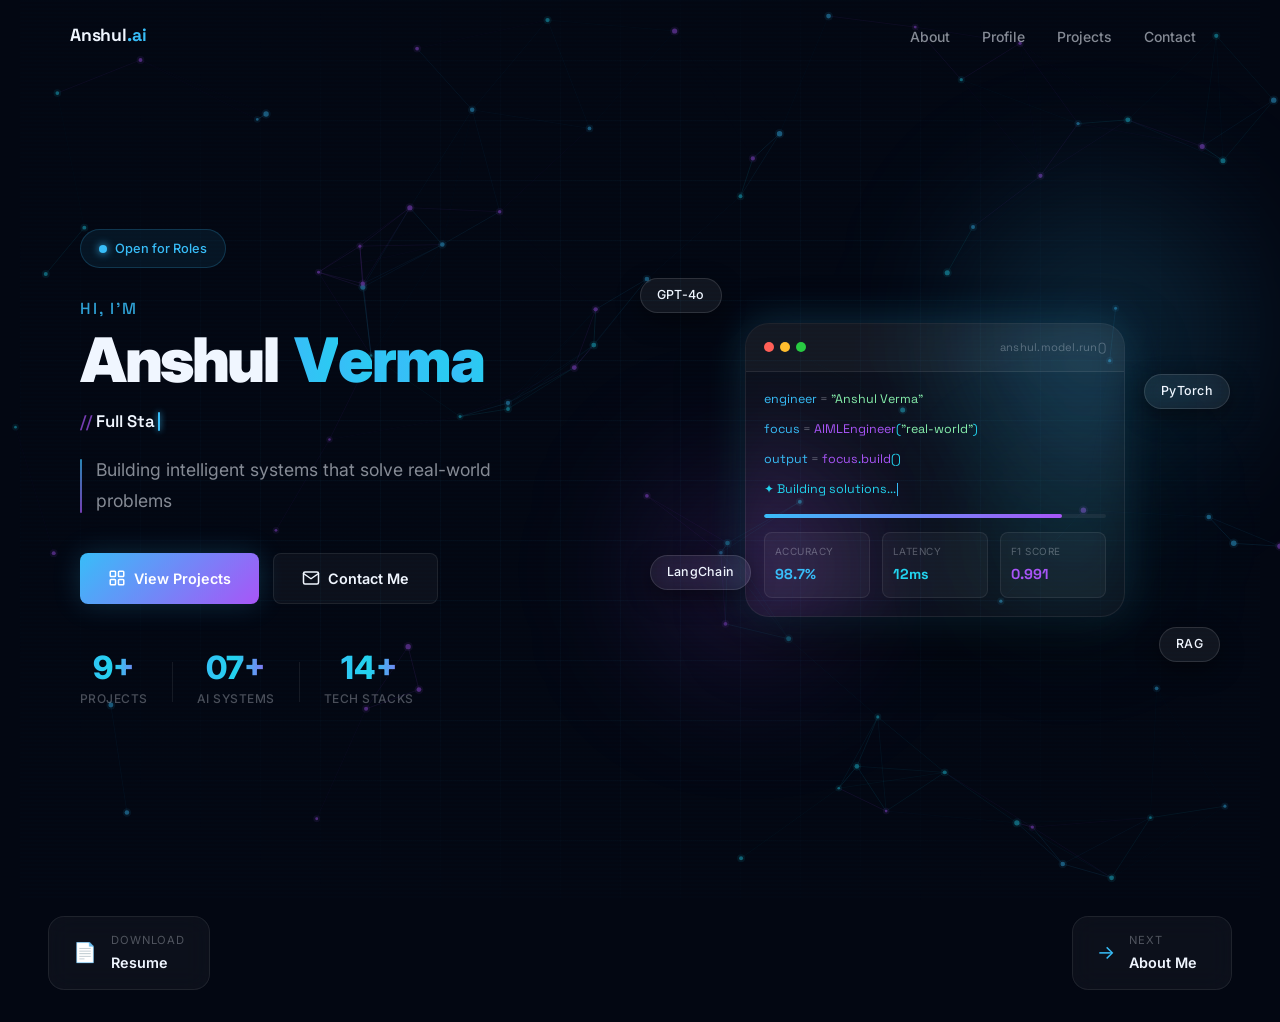
<file: index.html>
<!DOCTYPE html>
<html lang="en">
<head>
  <meta charset="UTF-8" />
  <meta name="viewport" content="width=device-width, initial-scale=1.0" />
  <meta name="description" content="Anshul Verma â€“ AI & Machine Learning Engineer. Building intelligent systems that solve real-world problems." />
  <title>Anshul Verma â€“ AI & ML Engineer</title>
  <link rel="preconnect" href="https://fonts.googleapis.com" />
  <link rel="preconnect" href="https://fonts.gstatic.com" crossorigin />
  <link href="https://fonts.googleapis.com/css2?family=Inter:wght@300;400;500;600;700;800;900&family=Space+Grotesk:wght@400;500;600;700&display=swap" rel="stylesheet" />
  <link rel="stylesheet" href="styles.css" />
</head>
<body data-page="home">

  <!-- â•â•â•â•â•â•â•â•â•â•â•â•â•â•â•â•â•â•â• CANVAS BACKGROUND â•â•â•â•â•â•â•â•â•â•â•â•â•â•â•â•â•â•â• -->
  <canvas id="neural-canvas"></canvas>

  <!-- â•â•â•â•â•â•â•â•â•â•â•â•â•â•â•â•â•â•â• CURSOR â•â•â•â•â•â•â•â•â•â•â•â•â•â•â•â•â•â•â• -->
  <div class="cursor" id="cursor"></div>
  <div class="cursor-follower" id="cursor-follower"></div>

  <!-- â•â•â•â•â•â•â•â•â•â•â•â•â•â•â•â•â•â•â• NAVIGATION â•â•â•â•â•â•â•â•â•â•â•â•â•â•â•â•â•â•â• -->
  <nav class="navbar" id="navbar">
    <div class="nav-inner">
      <a href="index.html" class="nav-logo" id="nav-logo">
        Anshul<span class="accent">.ai</span>
      </a>
      <ul class="nav-links" id="nav-links">
        <li><a href="about.html"    class="nav-link" data-page="about">About</a></li>
        <li><a href="profile.html"  class="nav-link" data-page="profile">Profile</a></li>
        <li><a href="projects.html" class="nav-link" data-page="projects">Projects</a></li>
        <li><a href="contact.html"  class="nav-link" data-page="contact">Contact</a></li>
      </ul>
      <button class="hamburger" id="hamburger" aria-label="Toggle menu">
        <span></span><span></span><span></span>
      </button>
    </div>
  </nav>

  <!-- â•â•â•â•â•â•â•â•â•â•â•â•â•â•â•â•â•â•â• HERO â•â•â•â•â•â•â•â•â•â•â•â•â•â•â•â•â•â•â• -->
  <section class="hero" id="home">
    <div class="hero-grid-overlay"></div>
    <div class="hero-scanline"></div>

    <div class="hero-content">

      <!-- Available badge -->
      <div class="hero-badge" id="hero-badge">
        <span class="badge-dot"></span>
        <span>Open for Roles</span>
      </div>

      <!-- Name block -->
      <div class="hero-name-wrap" id="hero-name-wrap">
        <span class="hero-greeting">Hi, I'm</span>
        <h1 class="hero-name" id="hero-name">
          <span class="name-char" style="--i:0">A</span><span
               class="name-char" style="--i:1">n</span><span
               class="name-char" style="--i:2">s</span><span
               class="name-char" style="--i:3">h</span><span
               class="name-char" style="--i:4">u</span><span
               class="name-char" style="--i:5">l</span><span
               class="name-space"> </span><span
               class="name-char gradient-letter" style="--i:6">V</span><span
               class="name-char gradient-letter" style="--i:7">e</span><span
               class="name-char gradient-letter" style="--i:8">r</span><span
               class="name-char gradient-letter" style="--i:9">m</span><span
               class="name-char gradient-letter" style="--i:10">a</span>
        </h1>
      </div>

      <!-- Typewriter role -->
      <div class="hero-role" id="hero-role">
        <span class="role-prefix">// </span>
        <span class="role-text" id="role-text"></span>
        <span class="role-cursor"></span>
      </div>

      <!-- Tagline -->
      <p class="hero-sub" id="hero-sub">
        Building intelligent systems that solve real-world problems
      </p>

      <!-- CTA Buttons -->
      <div class="hero-actions" id="hero-actions">
        <a href="projects.html" class="btn btn-primary" id="btn-work">
          <svg viewBox="0 0 24 24" width="18" height="18"><rect x="3" y="3" width="7" height="7" rx="1"/><rect x="14" y="3" width="7" height="7" rx="1"/><rect x="3" y="14" width="7" height="7" rx="1"/><rect x="14" y="14" width="7" height="7" rx="1"/></svg>
          <span>View Projects</span>
          <div class="btn-glow"></div>
        </a>
        <a href="contact.html" class="btn btn-ghost" id="btn-contact">
          <svg viewBox="0 0 24 24" width="18" height="18"><path d="M4 4h16c1.1 0 2 .9 2 2v12c0 1.1-.9 2-2 2H4c-1.1 0-2-.9-2-2V6c0-1.1.9-2 2-2z"/><polyline points="22,6 12,13 2,6"/></svg>
          <span>Contact Me</span>
        </a>
      </div>

      <!-- Stats -->
      <div class="hero-stats" id="hero-stats">
        <div class="stat">
          <span class="stat-num" data-count="10+">0</span>
          <span class="stat-label">Projects</span>
        </div>
        <div class="stat-divider"></div>
        <div class="stat">
          <span class="stat-num" data-count="08+">0</span>
          <span class="stat-label">AI Systems</span>
        </div>
        <div class="stat-divider"></div>
        <div class="stat">
          <span class="stat-num" data-count="15+">0</span>
          <span class="stat-label">Tech Stacks</span>
        </div>
      </div>
    </div>

    <!-- Right visual -->
    <div class="hero-visual" id="hero-visual">
      <div class="orb orb-1"></div>
      <div class="orb orb-2"></div>
      <div class="orb orb-3"></div>
      <div class="ai-card glass-card" id="ai-card">
        <div class="ai-card-header">
          <div class="ai-card-dots">
            <span></span><span></span><span></span>
          </div>
          <span class="ai-card-label">anshul.model.run()</span>
        </div>
        <div class="ai-card-body">
          <div class="terminal-line"><span class="t-key">engineer</span> <span class="t-op">=</span> <span class="t-str">"Anshul Verma"</span></div>
          <div class="terminal-line"><span class="t-key">focus</span> <span class="t-op">=</span> <span class="t-fn">AIMLEngineer</span><span class="t-paren">(</span><span class="t-str">"real-world"</span><span class="t-paren">)</span></div>
          <div class="terminal-line"><span class="t-key">output</span> <span class="t-op">=</span> <span class="t-fn">focus</span><span class="t-paren">.</span><span class="t-fn">build</span><span class="t-paren">()</span></div>
          <div class="terminal-line typing"><span class="t-comment">&#x2726; Building solutions...</span></div>
          <div class="progress-bar-wrap">
            <div class="progress-bar" id="progress-bar"></div>
          </div>
          <div class="metric-row">
            <div class="metric"><span class="m-label">Accuracy</span><span class="m-val accent-blue">98.7%</span></div>
            <div class="metric"><span class="m-label">Latency</span><span class="m-val accent-cyan">12ms</span></div>
            <div class="metric"><span class="m-label">F1 Score</span><span class="m-val accent-purple">0.991</span></div>
          </div>
        </div>
      </div>
      <div class="tag-float tag-1 glass-pill">GPT-4o</div>
      <div class="tag-float tag-2 glass-pill">PyTorch</div>
      <div class="tag-float tag-3 glass-pill">LangChain</div>
      <div class="tag-float tag-4 glass-pill">RAG</div>
    </div>
  </section>

  <!-- Page nav hints at bottom -->
  <div class="page-nav-hints">
    <a href="resume.pdf" class="page-hint-card hint-prev" target="_blank" id="btn-resume">
      <span class="hint-icon">📄</span>
      <div>
        <span class="hint-label">Download</span>
        <span class="hint-title">Resume</span>
      </div>
    </a>
    <a href="about.html" class="page-hint-card">
      <span class="hint-icon">&rarr;</span>
      <div>
        <span class="hint-label">Next</span>
        <span class="hint-title">About Me</span>
      </div>
    </a>
  </div>

  <script src="script.js?v=20260416162030"></script>
</body>
</html>
</file>
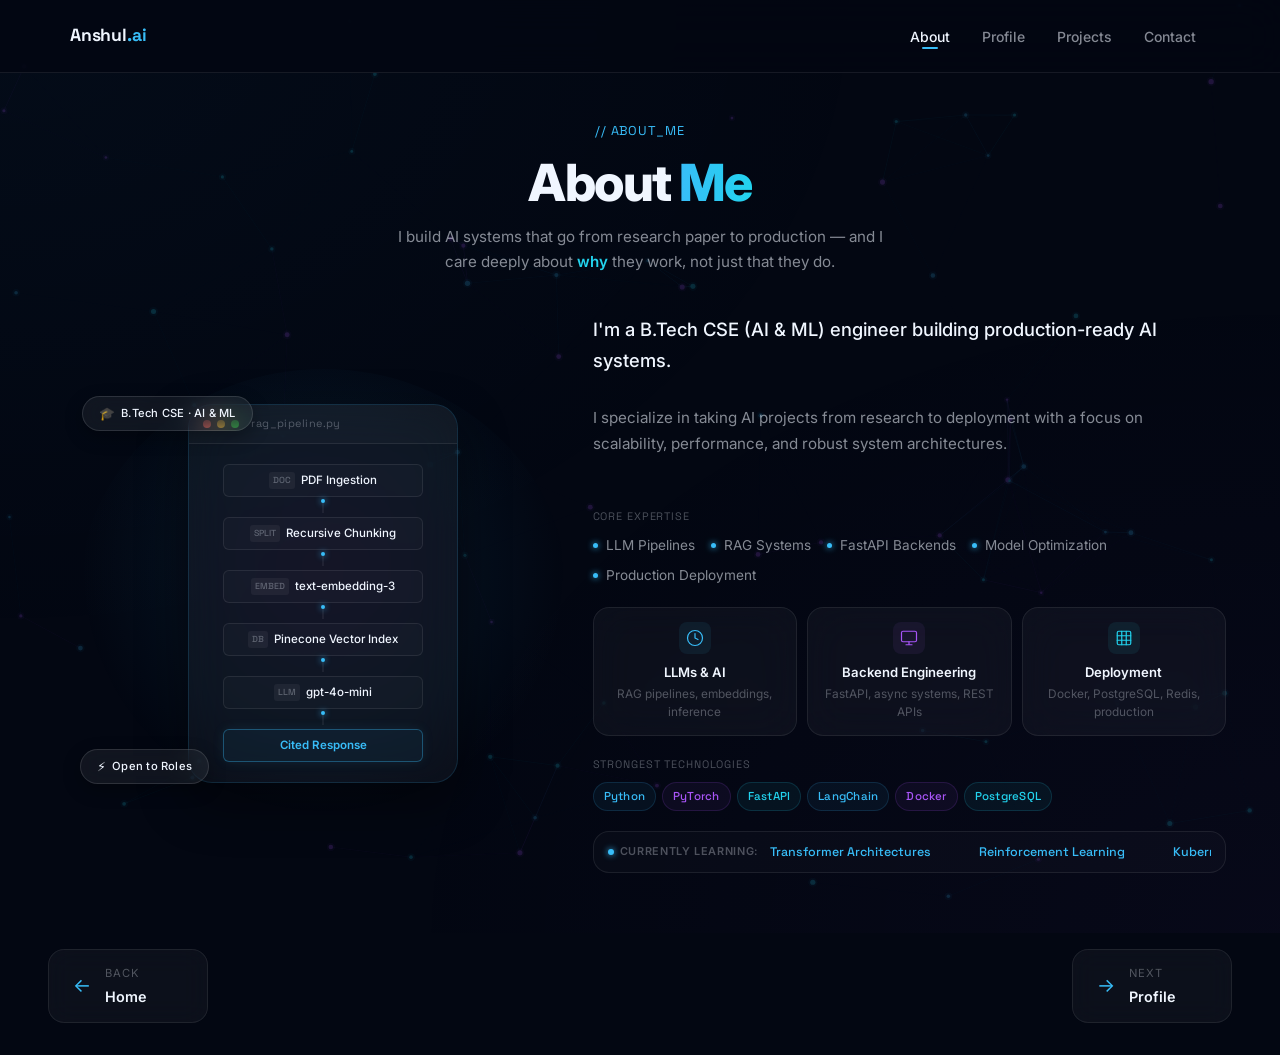
<file: about.html>
<!DOCTYPE html>
<html lang="en">
<head>
  <meta charset="UTF-8" />
  <meta name="viewport" content="width=device-width, initial-scale=1.0" />
  <meta name="description" content="About Anshul Verma — AI & ML Engineer. B.Tech CSE (AI & ML) student building intelligent, production-ready systems." />
  <title>About — Anshul Verma</title>
  <link rel="preconnect" href="https://fonts.googleapis.com" />
  <link rel="preconnect" href="https://fonts.gstatic.com" crossorigin />
  <link href="https://fonts.googleapis.com/css2?family=Inter:wght@300;400;500;600;700;800;900&family=Space+Grotesk:wght@400;500;600;700&display=swap" rel="stylesheet" />
  <link rel="stylesheet" href="styles.css" />
</head>
<body data-page="about">

  <canvas id="neural-canvas"></canvas>
  <div class="cursor" id="cursor"></div>
  <div class="cursor-follower" id="cursor-follower"></div>

  <!-- ═══════════════════ NAVIGATION ═══════════════════ -->
  <nav class="navbar scrolled" id="navbar">
    <div class="nav-inner">
      <a href="index.html" class="nav-logo" id="nav-logo">
        Anshul<span class="accent">.ai</span>
      </a>
      <ul class="nav-links" id="nav-links">
        <li><a href="about.html"    class="nav-link active" data-page="about">About</a></li>
        <li><a href="profile.html"  class="nav-link" data-page="profile">Profile</a></li>
        <li><a href="projects.html" class="nav-link" data-page="projects">Projects</a></li>
        <li><a href="contact.html"  class="nav-link" data-page="contact">Contact</a></li>
      </ul>
      <button class="hamburger" id="hamburger" aria-label="Toggle menu">
        <span></span><span></span><span></span>
      </button>
    </div>
  </nav>

  <!-- ═══════════════════ ABOUT ═══════════════════ -->
  <section class="page-section about-section" id="about">
    <div class="container">

      <!-- Section Header -->
      <div class="about-section-header about-header-anim">
        <span class="section-tag">// about_me</span>
        <h1 class="about-main-title">About <span class="about-me-gradient">Me</span></h1>
        <p class="about-subtitle">I build AI systems that go from research paper to production — and I care deeply about <em class="about-em">why</em> they work, not just that they do.</p>
      </div>

      <!-- Two-column layout: Visual | Content -->
      <div class="about-split-grid">

        <!-- LEFT: Animated AI Visual Card -->
        <div class="about-visual-col about-animate-left">
          <div class="about-visual-glow"></div>

          <!-- RAG Pipeline Animated Card -->
          <div class="about-neural-card glass-card pipeline-card">
            <div class="about-neural-header">
              <div class="about-neural-dots">
                <span class="nd red"></span>
                <span class="nd yellow"></span>
                <span class="nd green"></span>
              </div>
              <span class="about-neural-title">rag_pipeline.py</span>
            </div>

            <div class="pipeline-flow">
              <div class="pipeline-step">
                <div class="pipeline-node"><span class="node-tag">DOC</span>PDF Ingestion</div>
                <div class="pipeline-arrow"><div class="arrow-pulse"></div></div>
              </div>
              <div class="pipeline-step">
                <div class="pipeline-node"><span class="node-tag">SPLIT</span>Recursive Chunking</div>
                <div class="pipeline-arrow"><div class="arrow-pulse"></div></div>
              </div>
              <div class="pipeline-step">
                <div class="pipeline-node"><span class="node-tag">EMBED</span>text-embedding-3</div>
                <div class="pipeline-arrow"><div class="arrow-pulse"></div></div>
              </div>
              <div class="pipeline-step">
                <div class="pipeline-node"><span class="node-tag">DB</span>Pinecone Vector Index</div>
                <div class="pipeline-arrow"><div class="arrow-pulse"></div></div>
              </div>
              <div class="pipeline-step">
                <div class="pipeline-node"><span class="node-tag">LLM</span>gpt-4o-mini</div>
                <div class="pipeline-arrow"><div class="arrow-pulse"></div></div>
              </div>
              <div class="pipeline-step last">
                <div class="pipeline-node highlight">Cited Response</div>
              </div>
            </div>
          </div>

          <!-- Floating chips -->
          <div class="about-chip chip-a glass-pill">
            <span class="about-chip-icon">🎓</span> B.Tech CSE · AI &amp; ML
          </div>
          <div class="about-chip chip-c glass-pill">
            <span class="about-chip-icon">⚡</span> Open to Roles
          </div>
        </div>

        <!-- RIGHT: About text content -->
        <div class="about-content-col about-animate-right">

          <div class="about-text-block">
            <p class="about-lead">
              I'm a B.Tech CSE (AI &amp; ML) engineer building production-ready AI systems.
            </p>
            <p class="about-body">
              I specialize in taking AI projects from research to deployment with a focus on scalability, performance, and robust system architectures.
            </p>
            
            <div class="about-expertise-section">
              <span class="about-skills-label">Core Expertise</span>
              <ul class="about-expertise-list">
                <li><span class="bullet-dot"></span>LLM Pipelines</li>
                <li><span class="bullet-dot"></span>RAG Systems</li>
                <li><span class="bullet-dot"></span>FastAPI Backends</li>
                <li><span class="bullet-dot"></span>Model Optimization</li>
                <li><span class="bullet-dot"></span>Production Deployment</li>
              </ul>
            </div>
          </div>

          <!-- Focus Cards -->
          <div class="about-focus-grid">
            <div class="about-focus-card glass-card">
              <div class="afc-icon-wrap blue">
                <svg viewBox="0 0 24 24" width="18" height="18"><path d="M12 2a10 10 0 100 20A10 10 0 0012 2z"/><path d="M12 6v6l4 2"/></svg>
              </div>
              <div class="afc-body">
                <strong>LLMs &amp; AI</strong>
                <p>RAG pipelines, embeddings, inference</p>
              </div>
            </div>
            <div class="about-focus-card glass-card">
              <div class="afc-icon-wrap purple">
                <svg viewBox="0 0 24 24" width="18" height="18"><rect x="2" y="3" width="20" height="14" rx="2"/><path d="M8 21h8M12 17v4"/></svg>
              </div>
              <div class="afc-body">
                <strong>Backend Engineering</strong>
                <p>FastAPI, async systems, REST APIs</p>
              </div>
            </div>
            <div class="about-focus-card glass-card">
              <div class="afc-icon-wrap cyan">
                <svg viewBox="0 0 24 24" width="18" height="18"><rect x="3" y="3" width="18" height="18" rx="2"/><path d="M9 3v18M15 3v18M3 9h18M3 15h18"/></svg>
              </div>
              <div class="afc-body">
                <strong>Deployment</strong>
                <p>Docker, PostgreSQL, Redis, production</p>
              </div>
            </div>
          </div>

          <!-- Skill Tags -->
          <div class="about-skills-section">
            <span class="about-skills-label">Strongest Technologies</span>
            <div class="about-skill-tags">
              <span class="skill-tag blue-tag">Python</span>
              <span class="skill-tag purple-tag">PyTorch</span>
              <span class="skill-tag cyan-tag">FastAPI</span>
              <span class="skill-tag blue-tag">LangChain</span>
              <span class="skill-tag purple-tag">Docker</span>
              <span class="skill-tag cyan-tag">PostgreSQL</span>
            </div>
          </div>

          <!-- Currently Learning Ticker -->
          <div class="about-learning-bar">
            <span class="about-learning-label">
              <span class="badge-dot blue-anim"></span>
              Currently learning:
            </span>
            <div class="about-ticker-wrap">
              <div class="about-ticker" id="about-ticker">
                <span>Transformer Architectures</span>
                <span>Reinforcement Learning</span>
                <span>Kubernetes &amp; MLOps</span>
                <span>LangGraph Agents</span>
                <span>Rust for Systems</span>
                <span>Transformer Architectures</span>
                <span>Reinforcement Learning</span>
                <span>Kubernetes &amp; MLOps</span>
                <span>LangGraph Agents</span>
                <span>Rust for Systems</span>
              </div>
            </div>
          </div>

        </div>
      </div><!-- end about-split-grid -->

    </div>
  </section>

  <!-- Page navigation hints -->
  <div class="page-nav-hints">
    <a href="index.html" class="page-hint-card hint-prev">
      <span class="hint-icon">&larr;</span>
      <div>
        <span class="hint-label">Back</span>
        <span class="hint-title">Home</span>
      </div>
    </a>
    <a href="profile.html" class="page-hint-card">
      <span class="hint-icon">&rarr;</span>
      <div>
        <span class="hint-label">Next</span>
        <span class="hint-title">Profile</span>
      </div>
    </a>
  </div>

  <script src="script.js?v=20260416162030"></script>
</body>
</html>
</file>
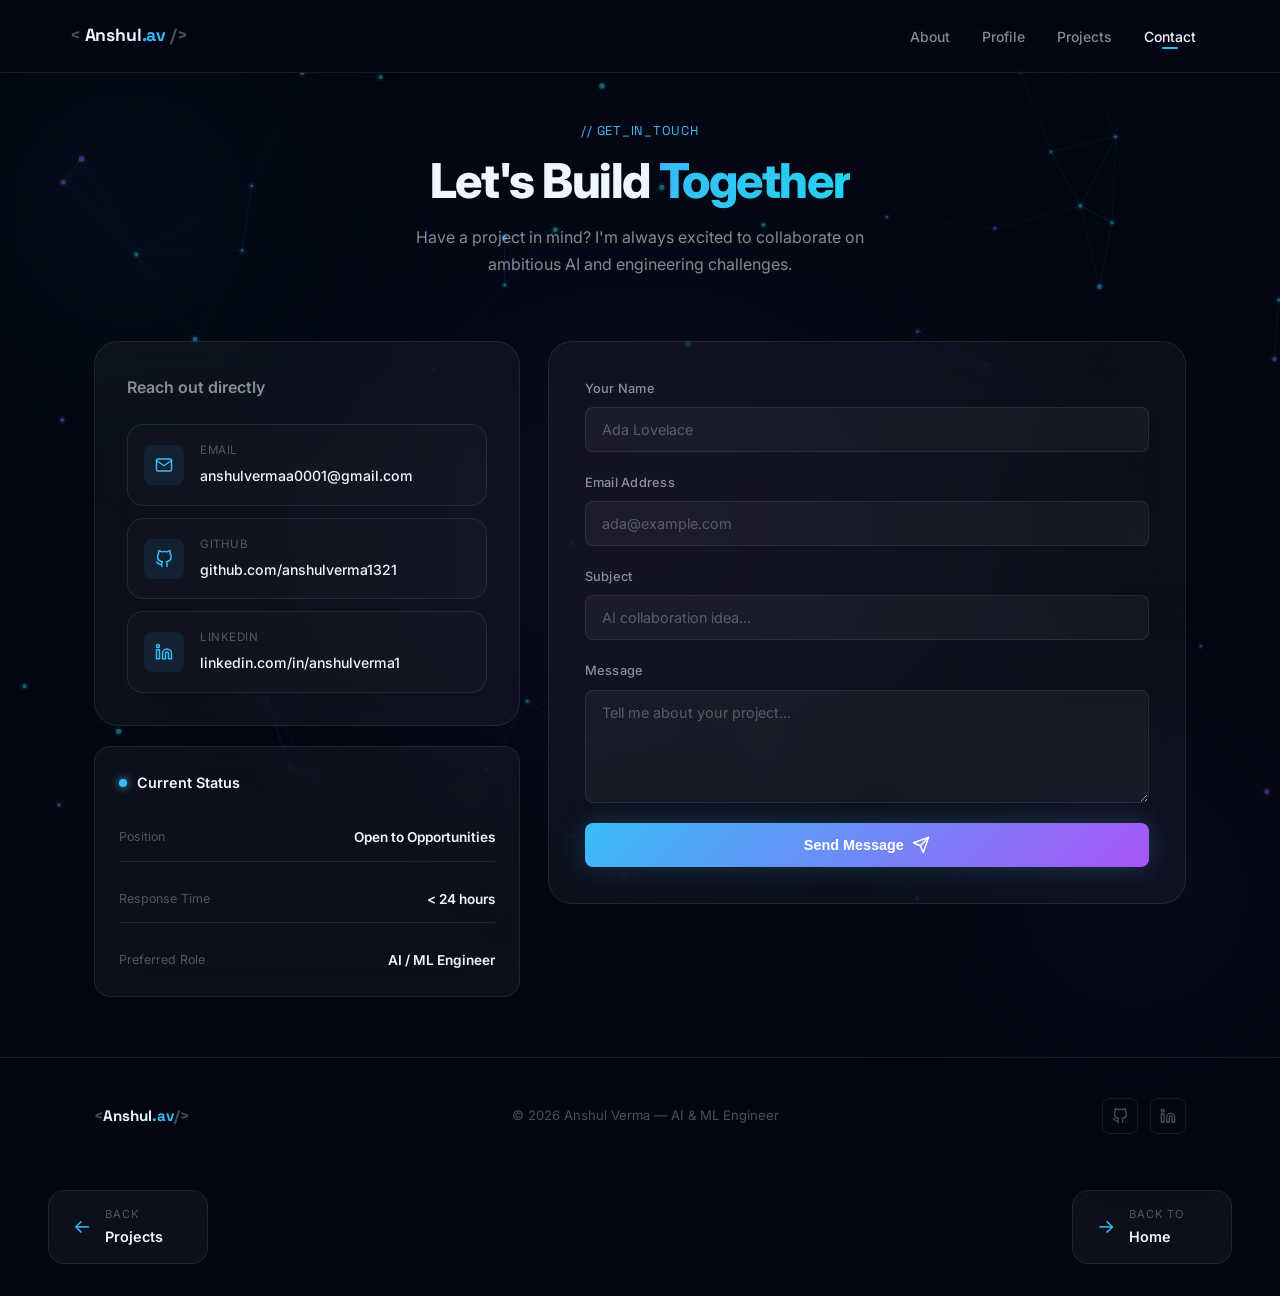
<file: contact.html>
<!DOCTYPE html>
<html lang="en">
<head>
  <meta charset="UTF-8" />
  <meta name="viewport" content="width=device-width, initial-scale=1.0" />
  <meta name="description" content="Contact Anshul Verma â€“ AI & ML Engineer. Get in touch for collaboration, opportunities or just a chat about AI." />
  <title>Contact â€“ Anshul Verma</title>
  <link rel="preconnect" href="https://fonts.googleapis.com" />
  <link rel="preconnect" href="https://fonts.gstatic.com" crossorigin />
  <link href="https://fonts.googleapis.com/css2?family=Inter:wght@300;400;500;600;700;800;900&family=Space+Grotesk:wght@400;500;600;700&display=swap" rel="stylesheet" />
  <link rel="stylesheet" href="styles.css" />
</head>
<body data-page="contact">

  <canvas id="neural-canvas"></canvas>
  <div class="cursor" id="cursor"></div>
  <div class="cursor-follower" id="cursor-follower"></div>

  <!-- â•â•â•â•â•â•â•â•â•â•â•â•â•â•â•â•â•â•â• NAVIGATION â•â•â•â•â•â•â•â•â•â•â•â•â•â•â•â•â•â•â• -->
  <nav class="navbar scrolled" id="navbar">
    <div class="nav-inner">
      <a href="index.html" class="nav-logo" id="nav-logo">
        <span class="logo-bracket">&lt;</span>
        Anshul<span class="accent">.av</span>
        <span class="logo-bracket">/&gt;</span>
      </a>
      <ul class="nav-links" id="nav-links">
        <li><a href="about.html"    class="nav-link" data-page="about">About</a></li>
        <li><a href="profile.html"  class="nav-link" data-page="profile">Profile</a></li>
        <li><a href="projects.html" class="nav-link" data-page="projects">Projects</a></li>
        <li><a href="contact.html"  class="nav-link active" data-page="contact">Contact</a></li>
      </ul>
      <button class="hamburger" id="hamburger" aria-label="Toggle menu">
        <span></span><span></span><span></span>
      </button>
    </div>
  </nav>

  <!-- â•â•â•â•â•â•â•â•â•â•â•â•â•â•â•â•â•â•â• CONTACT â•â•â•â•â•â•â•â•â•â•â•â•â•â•â•â•â•â•â• -->
  <section class="page-section contact-section" id="contact">
    <div class="page-bg-glow glow-blue-tl"></div>
    <div class="page-bg-glow glow-purple-br"></div>
    <div class="container">
      <div class="section-header page-header-anim">
        <span class="section-tag">// get_in_touch</span>
        <h1 class="section-title">Let's Build <span class="gradient-text">Together</span></h1>
        <p class="section-sub">Have a project in mind? I'm always excited to collaborate on ambitious AI and engineering challenges.</p>
      </div>

      <div class="contact-grid">
        <div class="contact-info">
          <div class="contact-card glass-card">
            <h3>Reach out directly</h3>
            <div class="contact-items">
              <a href="mailto:anshulvermaa0001@gmail.com" class="contact-item" id="contact-email">
                <div class="contact-icon">
                  <svg viewBox="0 0 24 24"><path d="M4 4h16c1.1 0 2 .9 2 2v12c0 1.1-.9 2-2 2H4c-1.1 0-2-.9-2-2V6c0-1.1.9-2 2-2z"/><polyline points="22,6 12,13 2,6"/></svg>
                </div>
                <div>
                  <span class="ci-label">Email</span>
                  <span class="ci-val">anshulvermaa0001@gmail.com</span>
                </div>
              </a>
              <a href="https://github.com/anshulverma1321" target="_blank" rel="noopener" class="contact-item" id="contact-github">
                <div class="contact-icon">
                  <svg viewBox="0 0 24 24"><path d="M9 19c-5 1.5-5-2.5-7-3m14 6v-3.87a3.37 3.37 0 00-.94-2.61c3.14-.35 6.44-1.54 6.44-7A5.44 5.44 0 0020 4.77 5.07 5.07 0 0019.91 1S18.73.65 16 2.48a13.38 13.38 0 00-7 0C6.27.65 5.09 1 5.09 1A5.07 5.07 0 005 4.77a5.44 5.44 0 00-1.5 3.78c0 5.42 3.3 6.61 6.44 7A3.37 3.37 0 009 18.13V22"/></svg>
                </div>
                <div>
                  <span class="ci-label">GitHub</span>
                  <span class="ci-val">github.com/anshulverma1321</span>
                </div>
              </a>
              <a href="https://www.linkedin.com/in/anshulverma1/" target="_blank" rel="noopener" class="contact-item" id="contact-linkedin">
                <div class="contact-icon">
                  <svg viewBox="0 0 24 24"><path d="M16 8a6 6 0 016 6v7h-4v-7a2 2 0 00-2-2 2 2 0 00-2 2v7h-4v-7a6 6 0 016-6zM2 9h4v12H2z"/><circle cx="4" cy="4" r="2"/></svg>
                </div>
                <div>
                  <span class="ci-label">LinkedIn</span>
                  <span class="ci-val">linkedin.com/in/anshulverma1</span>
                </div>
              </a>
            </div>
          </div>

          <!-- Status card -->
          <div class="contact-status-card glass-card">
            <div class="status-header">
              <span class="badge-dot"></span>
              <span class="status-title">Current Status</span>
            </div>
            <div class="status-items">
              <div class="status-item">
                <span class="status-label">Position</span>
                <span class="status-val">Open to Opportunities</span>
              </div>
              <div class="status-item">
                <span class="status-label">Response Time</span>
                <span class="status-val accent-cyan">&lt; 24 hours</span>
              </div>
              <div class="status-item">
                <span class="status-label">Preferred Role</span>
                <span class="status-val">AI / ML Engineer</span>
              </div>
            </div>
          </div>
        </div>

        <form class="contact-form glass-card" id="contact-form" novalidate>
          <div class="form-group">
            <label for="name">Your Name</label>
            <input type="text" id="name" name="name" placeholder="Ada Lovelace" autocomplete="name" />
          </div>
          <div class="form-group">
            <label for="email">Email Address</label>
            <input type="email" id="email" name="email" placeholder="ada@example.com" autocomplete="email" />
          </div>
          <div class="form-group">
            <label for="subject">Subject</label>
            <input type="text" id="subject" name="subject" placeholder="AI collaboration idea..." />
          </div>
          <div class="form-group">
            <label for="message">Message</label>
            <textarea id="message" name="message" rows="5" placeholder="Tell me about your project..."></textarea>
          </div>
          <button type="submit" class="btn btn-primary full-width" id="send-btn">
            <span>Send Message</span>
            <svg viewBox="0 0 24 24"><line x1="22" y1="2" x2="11" y2="13"/><polygon points="22 2 15 22 11 13 2 9 22 2"/></svg>
            <div class="btn-glow"></div>
          </button>
          <div class="form-success" id="form-success">
            <span>&#x2705; Message sent! I'll get back to you soon.</span>
          </div>
          <div class="form-error" id="form-error" style="display: none; text-align: center; padding: 12px; background: rgba(239,68,68,0.08); border: 1px solid rgba(239,68,68,0.2); border-radius: var(--radius-sm); font-size: 0.875rem; color: #fca5a5; margin-top: 12px;">
            <span id="form-error-text">&#x274C; Failed to send message. Please try again.</span>
          </div>
        </form>
      </div>
    </div>
  </section>

  <!-- Footer -->
  <footer class="footer">
    <div class="container footer-inner">
      <span class="footer-logo"><span class="logo-bracket">&lt;</span>Anshul<span class="accent">.av</span><span class="logo-bracket">/&gt;</span></span>
      <p class="footer-copy">&copy; 2026 Anshul Verma &mdash; AI &amp; ML Engineer</p>
      <div class="footer-socials">
        <a href="https://github.com/anshulverma1321" target="_blank" rel="noopener" aria-label="GitHub" class="social-link">
          <svg viewBox="0 0 24 24"><path d="M9 19c-5 1.5-5-2.5-7-3m14 6v-3.87a3.37 3.37 0 00-.94-2.61c3.14-.35 6.44-1.54 6.44-7A5.44 5.44 0 0020 4.77 5.07 5.07 0 0019.91 1S18.73.65 16 2.48a13.38 13.38 0 00-7 0C6.27.65 5.09 1 5.09 1A5.07 5.07 0 005 4.77a5.44 5.44 0 00-1.5 3.78c0 5.42 3.3 6.61 6.44 7A3.37 3.37 0 009 18.13V22"/></svg>
        </a>
        <a href="https://www.linkedin.com/in/anshulverma1/" target="_blank" rel="noopener" aria-label="LinkedIn" class="social-link">
          <svg viewBox="0 0 24 24"><path d="M16 8a6 6 0 016 6v7h-4v-7a2 2 0 00-2-2 2 2 0 00-2 2v7h-4v-7a6 6 0 016-6zM2 9h4v12H2z"/><circle cx="4" cy="4" r="2"/></svg>
        </a>
      </div>
    </div>
  </footer>

  <!-- Page navigation hints -->
  <div class="page-nav-hints hint-above-footer">
    <a href="projects.html" class="page-hint-card hint-prev">
      <span class="hint-icon">&larr;</span>
      <div>
        <span class="hint-label">Back</span>
        <span class="hint-title">Projects</span>
      </div>
    </a>
    <a href="index.html" class="page-hint-card">
      <span class="hint-icon">&rarr;</span>
      <div>
        <span class="hint-label">Back to</span>
        <span class="hint-title">Home</span>
      </div>
    </a>
  </div>

  <script src="script.js?v=20260416162030"></script>
</body>
</html>
</file>
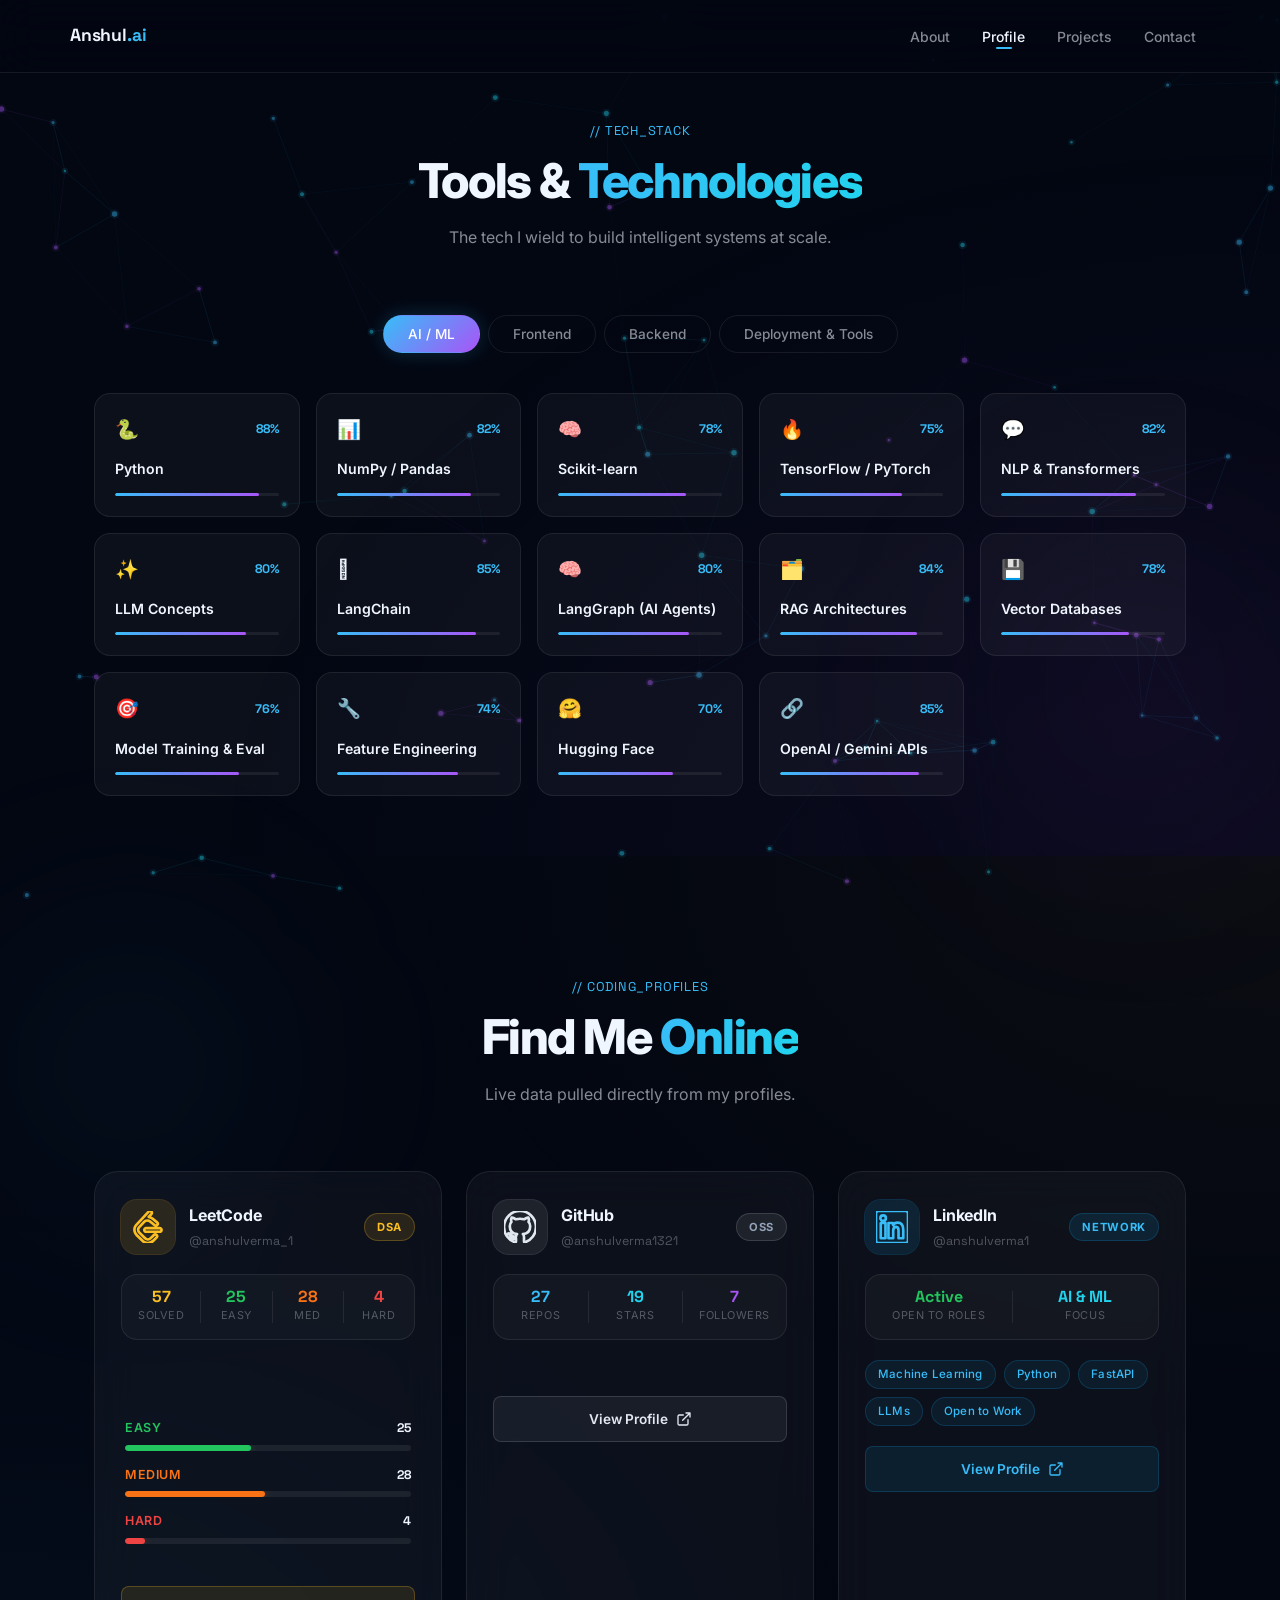
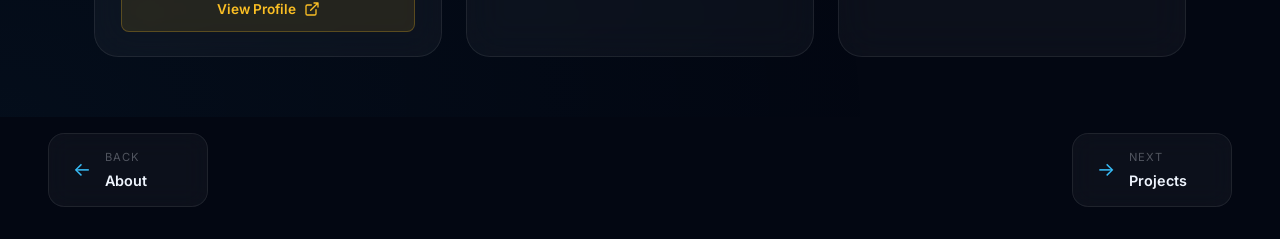
<file: profile.html>
<!DOCTYPE html>
<html lang="en">
<head>
  <meta charset="UTF-8" />
  <meta name="viewport" content="width=device-width, initial-scale=1.0" />
  <meta name="description" content="Anshul Verma's Skills &amp; Coding Profiles – AI/ML, Backend, Frontend, DevOps expertise and competitive programming presence." />
  <title>Profile – Anshul Verma</title>
  <link rel="preconnect" href="https://fonts.googleapis.com" />
  <link rel="preconnect" href="https://fonts.gstatic.com" crossorigin />
  <link href="https://fonts.googleapis.com/css2?family=Inter:wght@300;400;500;600;700;800;900&family=Space+Grotesk:wght@400;500;600;700&display=swap" rel="stylesheet" />
  <link rel="stylesheet" href="styles.css" />
</head>
<body data-page="profile">

  <canvas id="neural-canvas"></canvas>
  <div class="cursor" id="cursor"></div>
  <div class="cursor-follower" id="cursor-follower"></div>

  <!-- NAVIGATION -->
  <nav class="navbar scrolled" id="navbar">
    <div class="nav-inner">
      <a href="index.html" class="nav-logo" id="nav-logo">
        Anshul<span class="accent">.ai</span>
      </a>
      <ul class="nav-links" id="nav-links">
        <li><a href="about.html"    class="nav-link" data-page="about">About</a></li>
        <li><a href="profile.html"  class="nav-link active" data-page="profile">Profile</a></li>
        <li><a href="projects.html" class="nav-link" data-page="projects">Projects</a></li>
        <li><a href="contact.html"  class="nav-link" data-page="contact">Contact</a></li>
      </ul>
      <button class="hamburger" id="hamburger" aria-label="Toggle menu">
        <span></span><span></span><span></span>
      </button>
    </div>
  </nav>

  <!-- SKILLS -->
  <section class="page-section skills-section" id="skills">
    <div class="page-bg-glow glow-purple-br"></div>
    <div class="container">
      <div class="section-header page-header-anim">
        <span class="section-tag">// tech_stack</span>
        <h1 class="section-title">Tools &amp; <span class="gradient-text">Technologies</span></h1>
        <p class="section-sub">The tech I wield to build intelligent systems at scale.</p>
      </div>
      <div class="skills-categories">
        <button class="skill-tab active" data-cat="ai">AI / ML</button>
        <button class="skill-tab" data-cat="frontend">Frontend</button>
        <button class="skill-tab" data-cat="backend">Backend</button>
        <button class="skill-tab" data-cat="devops">Deployment &amp; Tools</button>
      </div>
      <div class="skills-grid" id="skills-grid">
        <!-- Injected by JS -->
      </div>
    </div>
  </section>

  <!-- CODING PROFILES -->
  <section class="page-section profiles-section" id="profiles">
    <div class="page-bg-glow glow-blue-tl"></div>
    <div class="container">
      <div class="section-header page-header-anim">
        <span class="section-tag">// coding_profiles</span>
        <h2 class="section-title">Find Me <span class="gradient-text">Online</span></h2>
        <p class="section-sub">Live data pulled directly from my profiles.</p>
      </div>

      <div class="profiles-grid profiles-grid-3">

        <!-- LeetCode -->
        <div class="profile-card" id="card-leetcode" data-platform="leetcode">
          <div class="profile-card-glow lc-glow"></div>
          <div class="profile-card-inner">
            <div class="profile-header">
              <div class="profile-logo lc-logo">
                <svg viewBox="0 0 24 24" width="32" height="32" fill="currentColor">
                  <path d="M13.483 0a1.374 1.374 0 0 0-.961.438L7.116 6.226l-3.854 4.126a5.266 5.266 0 0 0-1.209 2.104 5.35 5.35 0 0 0-.125.513 5.527 5.527 0 0 0 .062 2.362 5.83 5.83 0 0 0 .349 1.017 5.938 5.938 0 0 0 1.271 1.818l4.277 4.193.039.038c2.248 2.165 5.852 2.133 8.063-.074l2.396-2.392c.54-.54.54-1.414.003-1.955a1.378 1.378 0 0 0-1.951-.003l-2.396 2.392a3.021 3.021 0 0 1-4.205.038l-.02-.019-4.276-4.193c-.652-.64-.972-1.469-.948-2.263a2.68 2.68 0 0 1 .066-.523 2.545 2.545 0 0 1 .619-1.164L9.13 8.114c1.058-1.134 3.204-1.27 4.43-.278l3.501 2.831c.593.48 1.461.387 1.94-.207a1.384 1.384 0 0 0-.207-1.943l-3.5-2.831c-.8-.647-1.766-1.045-2.774-1.202l2.015-2.158A1.384 1.384 0 0 0 13.483 0zm-2.866 12.815a1.38 1.38 0 0 0-1.38 1.382 1.38 1.38 0 0 0 1.38 1.382H20.79a1.38 1.38 0 0 0 1.38-1.382 1.38 1.38 0 0 0-1.38-1.382z"/>
                </svg>
              </div>
              <div class="profile-platform-info">
                <span class="platform-name">LeetCode</span>
                <span class="platform-handle">@anshulverma_1</span>
              </div>
              <div class="profile-badge lc-badge">DSA</div>
            </div>
            <div class="profile-stats" id="lc-stats">
              <div class="pstat">
                <span class="pstat-num" id="lc-total" style="color:#fbbf24">57</span>
                <span class="pstat-label">Solved</span>
              </div>
              <div class="pstat-divider"></div>
              <div class="pstat">
                <span class="pstat-num" id="lc-easy" style="color:#22c55e">25</span>
                <span class="pstat-label">Easy</span>
              </div>
              <div class="pstat-divider"></div>
              <div class="pstat">
                <span class="pstat-num" id="lc-medium" style="color:#f97316">28</span>
                <span class="pstat-label">Med</span>
              </div>
              <div class="pstat-divider"></div>
              <div class="pstat">
                <span class="pstat-num" id="lc-hard" style="color:#ef4444">4</span>
                <span class="pstat-label">Hard</span>
              </div>
            </div>
            <div class="profile-fetch-status" id="lc-status"></div>
            <div class="lc-progress-container">
              <div class="lc-progress-row">
                <div class="lc-progress-info">
                  <span class="lc-progress-label" style="color: #22c55e;">Easy</span>
                  <span class="lc-progress-val" id="lc-easy-val">25</span>
                </div>
                <div class="lc-progress-track">
                  <div class="lc-progress-fill easy" id="lc-easy-bar" style="width: 44%;"></div>
                </div>
              </div>
              <div class="lc-progress-row">
                <div class="lc-progress-info">
                  <span class="lc-progress-label" style="color: #f97316;">Medium</span>
                  <span class="lc-progress-val" id="lc-med-val">28</span>
                </div>
                <div class="lc-progress-track">
                  <div class="lc-progress-fill medium" id="lc-med-bar" style="width: 49%;"></div>
                </div>
              </div>
              <div class="lc-progress-row">
                <div class="lc-progress-info">
                  <span class="lc-progress-label" style="color: #ef4444;">Hard</span>
                  <span class="lc-progress-val" id="lc-hard-val">4</span>
                </div>
                <div class="lc-progress-track">
                  <div class="lc-progress-fill hard" id="lc-hard-bar" style="width: 7%;"></div>
                </div>
              </div>
            </div>
            <a href="https://leetcode.com/u/anshulverma_1" target="_blank" rel="noopener" class="profile-btn lc-btn" id="btn-leetcode">
              <span>View Profile</span>
              <svg viewBox="0 0 24 24" width="16" height="16"><path d="M18 13v6a2 2 0 01-2 2H5a2 2 0 01-2-2V8a2 2 0 012-2h6M15 3h6v6M10 14L21 3"/></svg>
            </a>
          </div>
        </div>

        <!-- GitHub -->
        <div class="profile-card" id="card-github" data-platform="github">
          <div class="profile-card-glow gh-glow"></div>
          <div class="profile-card-inner">
            <div class="profile-header">
              <div class="profile-logo gh-logo">
                <svg viewBox="0 0 24 24" width="32" height="32" fill="currentColor">
                  <path d="M12 0C5.374 0 0 5.373 0 12c0 5.302 3.438 9.8 8.207 11.387.599.111.793-.261.793-.577v-2.234c-3.338.726-4.033-1.416-4.033-1.416-.546-1.387-1.333-1.756-1.333-1.756-1.089-.745.083-.729.083-.729 1.205.084 1.839 1.237 1.839 1.237 1.07 1.834 2.807 1.304 3.492.997.107-.775.418-1.305.762-1.604-2.665-.305-5.467-1.334-5.467-5.931 0-1.311.469-2.381 1.236-3.221-.124-.303-.535-1.524.117-3.176 0 0 1.008-.322 3.301 1.23A11.509 11.509 0 0 1 12 5.803c1.02.005 2.047.138 3.006.404 2.291-1.552 3.297-1.23 3.297-1.23.653 1.653.242 2.874.118 3.176.77.84 1.235 1.911 1.235 3.221 0 4.609-2.807 5.624-5.479 5.921.43.372.823 1.102.823 2.222v3.293c0 .319.192.694.801.576C20.566 21.797 24 17.3 24 12c0-6.627-5.373-12-12-12z"/>
                </svg>
              </div>
              <div class="profile-platform-info">
                <span class="platform-name">GitHub</span>
                <span class="platform-handle">@anshulverma1321</span>
              </div>
              <div class="profile-badge gh-badge">OSS</div>
            </div>
            <div class="profile-stats" id="gh-stats">
              <div class="pstat">
                <span class="pstat-num" id="gh-repos" style="color:var(--blue)">27</span>
                <span class="pstat-label">Repos</span>
              </div>
              <div class="pstat-divider"></div>
              <div class="pstat">
                <span class="pstat-num" id="gh-stars" style="color:var(--cyan)">19</span>
                <span class="pstat-label">Stars</span>
              </div>
              <div class="pstat-divider"></div>
              <div class="pstat">
                <span class="pstat-num" id="gh-followers" style="color:var(--purple)">7</span>
                <span class="pstat-label">Followers</span>
              </div>
            </div>
            <div class="profile-fetch-status" id="gh-status"></div>
            <a href="https://github.com/anshulverma1321" target="_blank" rel="noopener" class="profile-btn gh-btn" id="btn-github">
              <span>View Profile</span>
              <svg viewBox="0 0 24 24" width="16" height="16"><path d="M18 13v6a2 2 0 01-2 2H5a2 2 0 01-2-2V8a2 2 0 012-2h6M15 3h6v6M10 14L21 3"/></svg>
            </a>
          </div>
        </div>

        <!-- LinkedIn -->
        <div class="profile-card" id="card-linkedin" data-platform="linkedin">
          <div class="profile-card-glow li-glow"></div>
          <div class="profile-card-inner">
            <div class="profile-header">
              <div class="profile-logo li-logo">
                <svg viewBox="0 0 24 24" width="32" height="32" fill="currentColor">
                  <path d="M20.447 20.452h-3.554v-5.569c0-1.328-.027-3.037-1.852-3.037-1.853 0-2.136 1.445-2.136 2.939v5.667H9.351V9h3.414v1.561h.046c.477-.9 1.637-1.85 3.37-1.85 3.601 0 4.267 2.37 4.267 5.455v6.286zM5.337 7.433a2.062 2.062 0 0 1-2.063-2.065 2.064 2.064 0 1 1 2.063 2.065zm1.782 13.019H3.555V9h3.564v11.452zM22.225 0H1.771C.792 0 0 .774 0 1.729v20.542C0 23.227.792 24 1.771 24h20.451C23.2 24 24 23.227 24 22.271V1.729C24 .774 23.2 0 22.222 0h.003z"/>
                </svg>
              </div>
              <div class="profile-platform-info">
                <span class="platform-name">LinkedIn</span>
                <span class="platform-handle">@anshulverma1</span>
              </div>
              <div class="profile-badge li-badge">Network</div>
            </div>
            <div class="profile-stats">
              <div class="pstat">
                <span class="pstat-num" style="color:#22c55e">Active</span>
                <span class="pstat-label">Open to Roles</span>
              </div>
              <div class="pstat-divider"></div>
              <div class="pstat">
                <span class="pstat-num" style="color:var(--cyan)">AI &amp; ML</span>
                <span class="pstat-label">Focus</span>
              </div>
            </div>
            <div class="profile-li-tags">
              <span class="li-tag">Machine Learning</span>
              <span class="li-tag">Python</span>
              <span class="li-tag">FastAPI</span>
              <span class="li-tag">LLMs</span>
              <span class="li-tag">Open to Work</span>
            </div>
            <a href="https://linkedin.com/in/anshulverma1" target="_blank" rel="noopener" class="profile-btn li-btn" id="btn-linkedin">
              <span>View Profile</span>
              <svg viewBox="0 0 24 24" width="16" height="16"><path d="M18 13v6a2 2 0 01-2 2H5a2 2 0 01-2-2V8a2 2 0 012-2h6M15 3h6v6M10 14L21 3"/></svg>
            </a>
          </div>
        </div>

      </div>
    </div>
  </section>

  <!-- Page navigation hints -->
  <div class="page-nav-hints">
    <a href="about.html" class="page-hint-card hint-prev">
      <span class="hint-icon">&larr;</span>
      <div>
        <span class="hint-label">Back</span>
        <span class="hint-title">About</span>
      </div>
    </a>
    <a href="projects.html" class="page-hint-card">
      <span class="hint-icon">&rarr;</span>
      <div>
        <span class="hint-label">Next</span>
        <span class="hint-title">Projects</span>
      </div>
    </a>
  </div>

  <script src="script.js?v=20260416162030"></script>
</body>
</html>
</file>
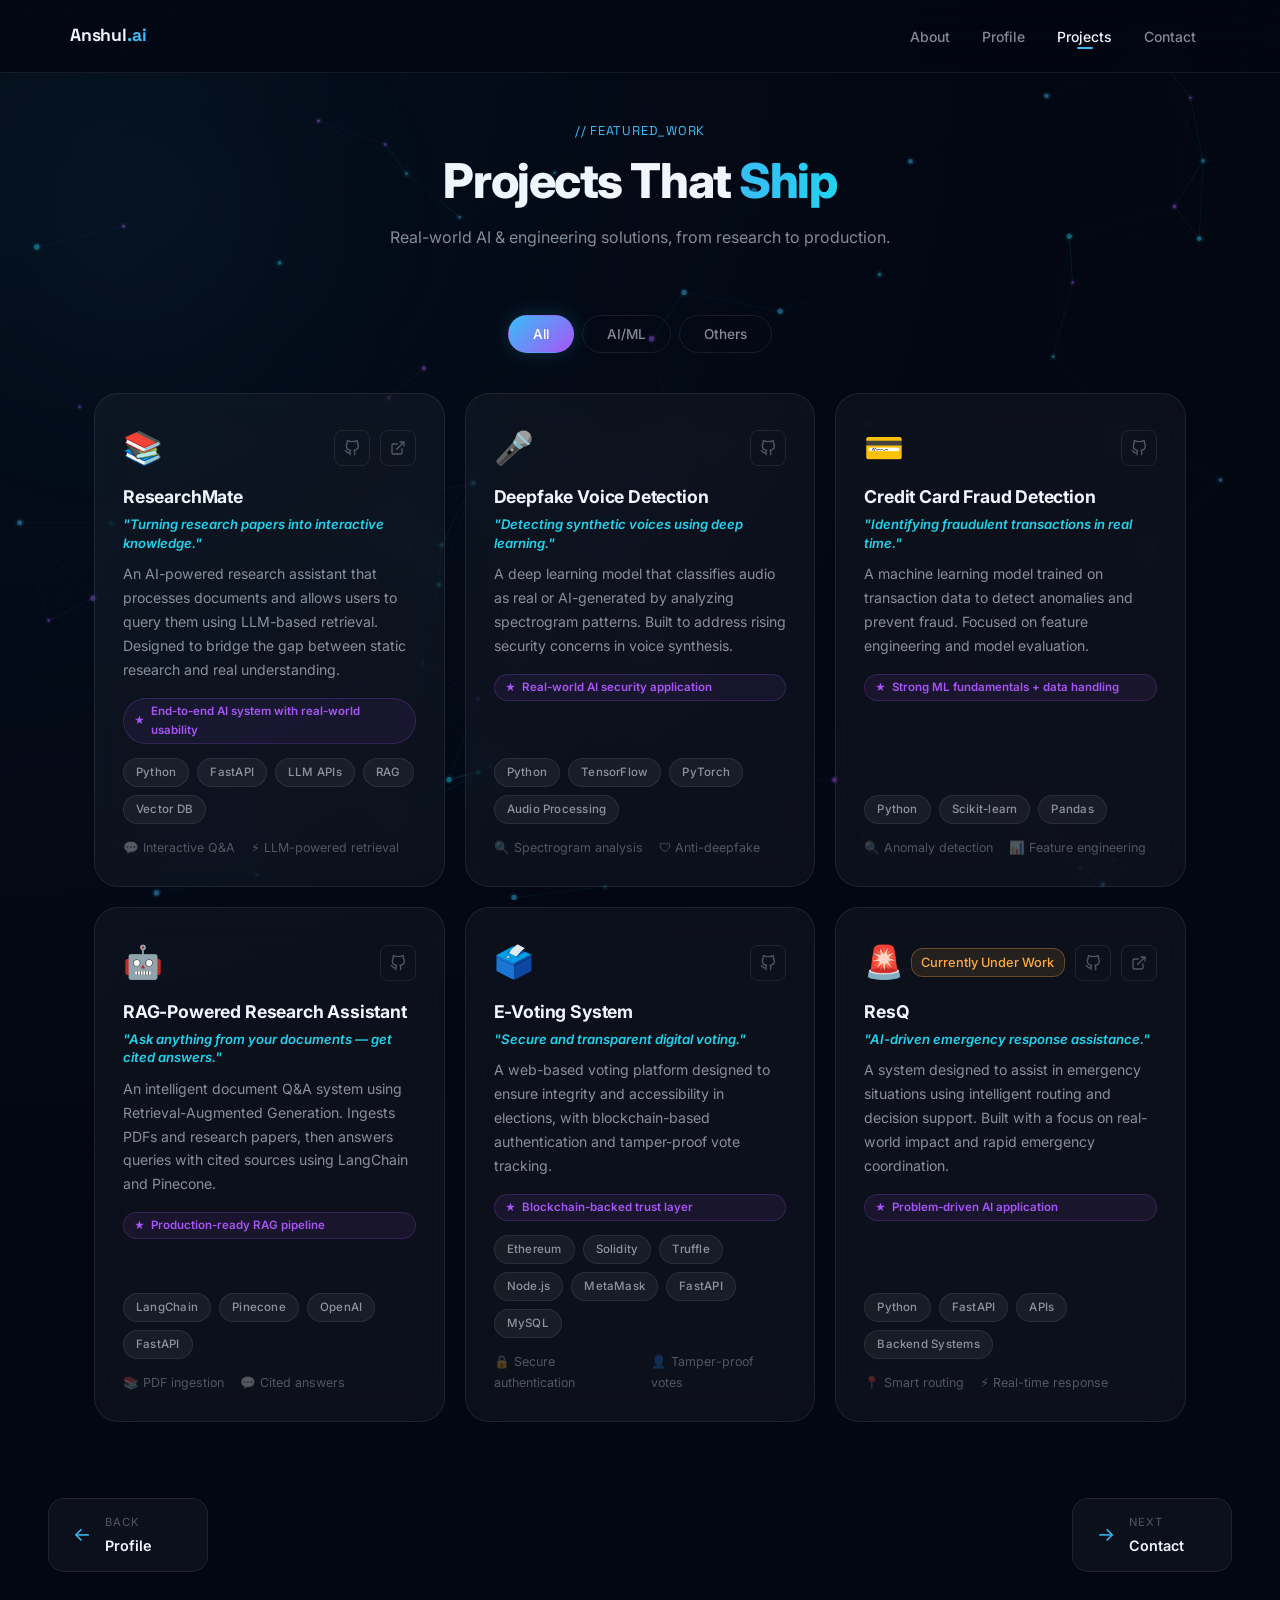
<file: projects.html>
<!DOCTYPE html>
<html lang="en">
<head>
  <meta charset="UTF-8" />
  <meta name="viewport" content="width=device-width, initial-scale=1.0" />
  <meta name="description" content="Projects by Anshul Verma – AI/ML & Web Development projects including ResearchMate, Deepfake Voice Detection, Credit Card Fraud Detection, ResQ, and more." />
  <title>Projects – Anshul Verma</title>
  <link rel="preconnect" href="https://fonts.googleapis.com" />
  <link rel="preconnect" href="https://fonts.gstatic.com" crossorigin />
  <link href="https://fonts.googleapis.com/css2?family=Inter:wght@300;400;500;600;700;800;900&family=Space+Grotesk:wght@400;500;600;700&display=swap" rel="stylesheet" />
  <link rel="stylesheet" href="styles.css" />
</head>
<body data-page="projects">

  <canvas id="neural-canvas"></canvas>
  <div class="cursor" id="cursor"></div>
  <div class="cursor-follower" id="cursor-follower"></div>

  <!-- ═══════════════════ NAVIGATION ═══════════════════ -->
  <nav class="navbar scrolled" id="navbar">
    <div class="nav-inner">
      <a href="index.html" class="nav-logo" id="nav-logo">
        Anshul<span class="accent">.ai</span>
      </a>
      <ul class="nav-links" id="nav-links">
        <li><a href="about.html"    class="nav-link" data-page="about">About</a></li>
        <li><a href="profile.html"  class="nav-link" data-page="profile">Profile</a></li>
        <li><a href="projects.html" class="nav-link active" data-page="projects">Projects</a></li>
        <li><a href="contact.html"  class="nav-link" data-page="contact">Contact</a></li>
      </ul>
      <button class="hamburger" id="hamburger" aria-label="Toggle menu">
        <span></span><span></span><span></span>
      </button>
    </div>
  </nav>

  <!-- ═══════════════════ PROJECTS ═══════════════════ -->
  <section class="page-section projects-section" id="projects">
    <div class="page-bg-glow glow-blue-tl"></div>
    <div class="container">
      <div class="section-header page-header-anim">
        <span class="section-tag">// featured_work</span>
        <h1 class="section-title">Projects That <span class="gradient-text">Ship</span></h1>
        <p class="section-sub">Real-world AI &amp; engineering solutions, from research to production.</p>
      </div>

      <div class="skills-categories projects-filter" id="projects-filter">
        <button class="skill-tab active" data-filter="all">All</button>
        <button class="skill-tab" data-filter="ai">AI/ML</button>
        <button class="skill-tab" data-filter="others">Others</button>
      </div>

      <div class="projects-grid" id="projects-grid-container">

        <!-- ── AI/ML: ResearchMate ── -->
        <article class="project-card glass-card" data-category="ai">
          <div class="project-glow"></div>
          <div class="project-top">
            <div class="project-icon">&#x1F4DA;</div>
            <div class="project-links">
              <a href="https://github.com/anshulverma1321/ResearchMate" target="_blank" class="icon-link" aria-label="GitHub" title="GitHub">
                <svg viewBox="0 0 24 24"><path d="M9 19c-5 1.5-5-2.5-7-3m14 6v-3.87a3.37 3.37 0 00-.94-2.61c3.14-.35 6.44-1.54 6.44-7A5.44 5.44 0 0020 4.77 5.07 5.07 0 0019.91 1S18.73.65 16 2.48a13.38 13.38 0 00-7 0C6.27.65 5.09 1 5.09 1A5.07 5.07 0 005 4.77a5.44 5.44 0 00-1.5 3.78c0 5.42 3.3 6.61 6.44 7A3.37 3.37 0 009 18.13V22"/></svg>
              </a>
              <a href="#" class="icon-link" aria-label="Live Demo" title="Live Demo">
                <svg viewBox="0 0 24 24"><path d="M18 13v6a2 2 0 01-2 2H5a2 2 0 01-2-2V8a2 2 0 012-2h6M15 3h6v6M10 14L21 3"/></svg>
              </a>
            </div>
          </div>
          <h3 class="project-title">ResearchMate</h3>
          <p class="project-hook">"Turning research papers into interactive knowledge."</p>
          <p class="project-desc">An AI-powered research assistant that processes documents and allows users to query them using LLM-based retrieval. Designed to bridge the gap between static research and real understanding.</p>
          <span class="project-highlight">End-to-end AI system with real-world usability</span>
          <div class="project-tags">
            <span class="tag">Python</span>
            <span class="tag">FastAPI</span>
            <span class="tag">LLM APIs</span>
            <span class="tag">RAG</span>
            <span class="tag">Vector DB</span>
          </div>
          <div class="project-metrics">
            <span>&#x1F4AC; Interactive Q&amp;A</span>
            <span>&#x26A1; LLM-powered retrieval</span>
          </div>
        </article>

        <!-- ── AI/ML: Deepfake Voice Detection ── -->
        <article class="project-card glass-card" data-category="ai">
          <div class="project-glow"></div>
          <div class="project-top">
            <div class="project-icon">&#x1F3A4;</div>
            <div class="project-links">
              <a href="https://github.com/anshulverma1321/DeepFake-Voice-Detection" target="_blank" class="icon-link" aria-label="GitHub">
                <svg viewBox="0 0 24 24"><path d="M9 19c-5 1.5-5-2.5-7-3m14 6v-3.87a3.37 3.37 0 00-.94-2.61c3.14-.35 6.44-1.54 6.44-7A5.44 5.44 0 0020 4.77 5.07 5.07 0 0019.91 1S18.73.65 16 2.48a13.38 13.38 0 00-7 0C6.27.65 5.09 1 5.09 1A5.07 5.07 0 005 4.77a5.44 5.44 0 00-1.5 3.78c0 5.42 3.3 6.61 6.44 7A3.37 3.37 0 009 18.13V22"/></svg>
              </a>
            </div>
          </div>
          <h3 class="project-title">Deepfake Voice Detection</h3>
          <p class="project-hook">"Detecting synthetic voices using deep learning."</p>
          <p class="project-desc">A deep learning model that classifies audio as real or AI-generated by analyzing spectrogram patterns. Built to address rising security concerns in voice synthesis.</p>
          <span class="project-highlight">Real-world AI security application</span>
          <div class="project-tags">
            <span class="tag">Python</span>
            <span class="tag">TensorFlow</span>
            <span class="tag">PyTorch</span>
            <span class="tag">Audio Processing</span>
          </div>
          <div class="project-metrics">
            <span>&#x1F50D; Spectrogram analysis</span>
            <span>&#x1F6E1; Anti-deepfake</span>
          </div>
        </article>

        <!-- ── AI/ML: Credit Card Fraud Detection ── -->
        <article class="project-card glass-card" data-category="ai">
          <div class="project-glow"></div>
          <div class="project-top">
            <div class="project-icon">&#x1F4B3;</div>
            <div class="project-links">
              <a href="https://github.com/anshulverma1321/Credit-card-Fraud-detection" target="_blank" class="icon-link" aria-label="GitHub">
                <svg viewBox="0 0 24 24"><path d="M9 19c-5 1.5-5-2.5-7-3m14 6v-3.87a3.37 3.37 0 00-.94-2.61c3.14-.35 6.44-1.54 6.44-7A5.44 5.44 0 0020 4.77 5.07 5.07 0 0019.91 1S18.73.65 16 2.48a13.38 13.38 0 00-7 0C6.27.65 5.09 1 5.09 1A5.07 5.07 0 005 4.77a5.44 5.44 0 00-1.5 3.78c0 5.42 3.3 6.61 6.44 7A3.37 3.37 0 009 18.13V22"/></svg>
              </a>
            </div>
          </div>
          <h3 class="project-title">Credit Card Fraud Detection</h3>
          <p class="project-hook">"Identifying fraudulent transactions in real time."</p>
          <p class="project-desc">A machine learning model trained on transaction data to detect anomalies and prevent fraud. Focused on feature engineering and model evaluation.</p>
          <span class="project-highlight">Strong ML fundamentals + data handling</span>
          <div class="project-tags">
            <span class="tag">Python</span>
            <span class="tag">Scikit-learn</span>
            <span class="tag">Pandas</span>
          </div>
          <div class="project-metrics">
            <span>&#x1F50D; Anomaly detection</span>
            <span>&#x1F4CA; Feature engineering</span>
          </div>
        </article>

        <!-- ── AI/ML: RAG Research Assistant ── -->
        <article class="project-card glass-card" data-category="ai">
          <div class="project-glow"></div>
          <div class="project-top">
            <div class="project-icon">&#x1F916;</div>
            <div class="project-links">
              <a href="https://github.com/anshulverma1321/RAG_chatbot_pipeline" target="_blank" class="icon-link" aria-label="GitHub">
                <svg viewBox="0 0 24 24"><path d="M9 19c-5 1.5-5-2.5-7-3m14 6v-3.87a3.37 3.37 0 00-.94-2.61c3.14-.35 6.44-1.54 6.44-7A5.44 5.44 0 0020 4.77 5.07 5.07 0 0019.91 1S18.73.65 16 2.48a13.38 13.38 0 00-7 0C6.27.65 5.09 1 5.09 1A5.07 5.07 0 005 4.77a5.44 5.44 0 00-1.5 3.78c0 5.42 3.3 6.61 6.44 7A3.37 3.37 0 009 18.13V22"/></svg>
              </a>
            </div>
          </div>
          <h3 class="project-title">RAG-Powered Research Assistant</h3>
          <p class="project-hook">"Ask anything from your documents — get cited answers."</p>
          <p class="project-desc">An intelligent document Q&amp;A system using Retrieval-Augmented Generation. Ingests PDFs and research papers, then answers queries with cited sources using LangChain and Pinecone.</p>
          <span class="project-highlight">Production-ready RAG pipeline</span>
          <div class="project-tags">
            <span class="tag">LangChain</span>
            <span class="tag">Pinecone</span>
            <span class="tag">OpenAI</span>
            <span class="tag">FastAPI</span>
          </div>
          <div class="project-metrics">
            <span>&#x1F4DA; PDF ingestion</span>
            <span>&#x1F4AC; Cited answers</span>
          </div>
        </article>

        <!-- ── OTHERS: E-Voting System ── -->
        <article class="project-card glass-card" data-category="others">
          <div class="project-glow"></div>
          <div class="project-top">
            <div class="project-icon">&#x1F5F3;&#xFE0F;</div>
            <div class="project-links">
              <a href="https://github.com/anshulverma1321/E-voting-System" target="_blank" class="icon-link" aria-label="GitHub">
                <svg viewBox="0 0 24 24"><path d="M9 19c-5 1.5-5-2.5-7-3m14 6v-3.87a3.37 3.37 0 00-.94-2.61c3.14-.35 6.44-1.54 6.44-7A5.44 5.44 0 0020 4.77 5.07 5.07 0 0019.91 1S18.73.65 16 2.48a13.38 13.38 0 00-7 0C6.27.65 5.09 1 5.09 1A5.07 5.07 0 005 4.77a5.44 5.44 0 00-1.5 3.78c0 5.42 3.3 6.61 6.44 7A3.37 3.37 0 009 18.13V22"/></svg>
              </a>
            </div>
          </div>
          <h3 class="project-title">E-Voting System</h3>
          <p class="project-hook">"Secure and transparent digital voting."</p>
          <p class="project-desc">A web-based voting platform designed to ensure integrity and accessibility in elections, with blockchain-based authentication and tamper-proof vote tracking.</p>
          <span class="project-highlight">Blockchain-backed trust layer</span>
          <div class="project-tags">
            <span class="tag">Ethereum</span>
            <span class="tag">Solidity</span>
            <span class="tag">Truffle</span>
            <span class="tag">Node.js</span>
            <span class="tag">MetaMask</span>
            <span class="tag">FastAPI</span>
            <span class="tag">MySQL</span>
          </div>
          <div class="project-metrics">
            <span>&#x1F512; Secure authentication</span>
            <span>&#x1F464; Tamper-proof votes</span>
          </div>
        </article>

        <!-- ── AI/ML: ResQ ── -->
        <article class="project-card glass-card" data-category="ai">
          <div class="project-glow"></div>
          <div class="project-top">
            <div class="project-icon">&#x1F6A8;</div>
            <div class="project-links" style="display: flex; align-items: center; gap: 10px;">
              <span style="font-size: 0.8rem; font-weight: 500; color: #ffab40; background: rgba(255, 171, 64, 0.1); padding: 0.2rem 0.6rem; border-radius: 12px; border: 1px solid rgba(255, 171, 64, 0.3);">Currently Under Work</span>
              <a href="https://github.com/anshulverma1321/ResQ" target="_blank" class="icon-link" aria-label="GitHub">
                <svg viewBox="0 0 24 24"><path d="M9 19c-5 1.5-5-2.5-7-3m14 6v-3.87a3.37 3.37 0 00-.94-2.61c3.14-.35 6.44-1.54 6.44-7A5.44 5.44 0 0020 4.77 5.07 5.07 0 0019.91 1S18.73.65 16 2.48a13.38 13.38 0 00-7 0C6.27.65 5.09 1 5.09 1A5.07 5.07 0 005 4.77a5.44 5.44 0 00-1.5 3.78c0 5.42 3.3 6.61 6.44 7A3.37 3.37 0 009 18.13V22"/></svg>
              </a>
              <a href="#" class="icon-link" aria-label="Live Demo">
                <svg viewBox="0 0 24 24"><path d="M18 13v6a2 2 0 01-2 2H5a2 2 0 01-2-2V8a2 2 0 012-2h6M15 3h6v6M10 14L21 3"/></svg>
              </a>
            </div>
          </div>
          <h3 class="project-title">ResQ</h3>
          <p class="project-hook">"AI-driven emergency response assistance."</p>
          <p class="project-desc">A system designed to assist in emergency situations using intelligent routing and decision support. Built with a focus on real-world impact and rapid emergency coordination.</p>
          <span class="project-highlight">Problem-driven AI application</span>
          <div class="project-tags">
            <span class="tag">Python</span>
            <span class="tag">FastAPI</span>
            <span class="tag">APIs</span>
            <span class="tag">Backend Systems</span>
          </div>
          <div class="project-metrics">
            <span>&#x1F4CD; Smart routing</span>
            <span>&#x26A1; Real-time response</span>
          </div>
        </article>

      </div>
    </div>
  </section>

  <!-- Page navigation hints -->
  <div class="page-nav-hints">
    <a href="profile.html" class="page-hint-card hint-prev">
      <span class="hint-icon">&larr;</span>
      <div>
        <span class="hint-label">Back</span>
        <span class="hint-title">Profile</span>
      </div>
    </a>
    <a href="contact.html" class="page-hint-card">
      <span class="hint-icon">&rarr;</span>
      <div>
        <span class="hint-label">Next</span>
        <span class="hint-title">Contact</span>
      </div>
    </a>
  </div>

  <script src="script.js?v=20260417205000"></script>
</body>
</html>
</file>
<file: styles.css>
/* â•â•â•â•â•â•â•â•â•â•â•â•â•â•â•â•â•â•â•â•â•â•â•â•â•â•â•â•â•â•â•â•â•â•â•â•â•â•â•â•â•â•â•
   NEURAL.DEV â€” AI Portfolio Styles
   â•â•â•â•â•â•â•â•â•â•â•â•â•â•â•â•â•â•â•â•â•â•â•â•â•â•â•â•â•â•â•â•â•â•â•â•â•â•â•â•â•â•â• */

/* â”€â”€ Reset & Base â”€â”€ */
*, *::before, *::after { box-sizing: border-box; margin: 0; padding: 0; }

:root {
  --bg-black:    #030712;
  --bg-navy:     #060d1f;
  --bg-card:     rgba(255,255,255,0.04);
  --bg-card-hov: rgba(255,255,255,0.07);
  --border:      rgba(255,255,255,0.08);
  --border-hov:  rgba(56,189,248,0.35);

  --blue:   #38bdf8;
  --cyan:   #22d3ee;
  --purple: #a855f7;
  --violet: #7c3aed;
  --pink:   #ec4899;

  --grad-main:   linear-gradient(135deg, var(--blue), var(--purple));
  --grad-text:   linear-gradient(90deg, var(--blue), var(--cyan), var(--purple));
  --grad-glow:   radial-gradient(ellipse at center, rgba(56,189,248,0.15), transparent 70%);

  --text-primary:   #f0f6ff;
  --text-secondary: rgba(240,246,255,0.55);
  --text-muted:     rgba(240,246,255,0.30);

  --font-main: 'Inter', system-ui, sans-serif;
  --font-mono: 'Space Grotesk', monospace;

  --radius-sm:  8px;
  --radius-md:  16px;
  --radius-lg:  24px;
  --radius-xl:  32px;

  --shadow-glow-blue:   0 0 40px rgba(56,189,248,0.25);
  --shadow-glow-purple: 0 0 40px rgba(168,85,247,0.25);
  --transition:  all 0.3s cubic-bezier(0.4, 0, 0.2, 1);
}

html { scroll-behavior: smooth; scrollbar-width: thin; scrollbar-color: var(--blue) var(--bg-black); }
html::-webkit-scrollbar { width: 5px; }
html::-webkit-scrollbar-track { background: var(--bg-black); }
html::-webkit-scrollbar-thumb { background: var(--blue); border-radius: 99px; }

body {
  font-family: var(--font-main);
  background: var(--bg-black);
  color: var(--text-primary);
  overflow-x: hidden;
  
  line-height: 1.65;
  -webkit-font-smoothing: antialiased;
}

svg { stroke: currentColor; stroke-width: 2; fill: none; stroke-linecap: round; stroke-linejoin: round; }

a { color: inherit; text-decoration: none; }

/* â”€â”€ Utility â”€â”€ */
.container { max-width: 1140px; margin: 0 auto; padding: 0 24px; }
.gradient-text {
  background: var(--grad-text);
  -webkit-background-clip: text;
  background-clip: text;
  -webkit-text-fill-color: transparent;
  background-size: 200% auto;
  animation: grad-shift 4s ease infinite;
}

@keyframes grad-shift {
  0%,100% { background-position: 0% center; }
  50%      { background-position: 100% center; }
}

.glass-card { transform: translateZ(0);
  background: var(--bg-card);
  border: 1px solid var(--border);
  backdrop-filter: blur(20px);
  -webkit-backdrop-filter: blur(20px);
  border-radius: var(--radius-lg);
  transition: var(--transition);
}
.glass-card:hover { background: var(--bg-card-hov); border-color: var(--border-hov); }

.glass-pill {
  background: rgba(255,255,255,0.06);
  border: 1px solid rgba(255,255,255,0.12);
  backdrop-filter: blur(12px);
  border-radius: 99px;
  padding: 6px 16px;
  font-size: 0.78rem;
  font-weight: 500;
  letter-spacing: 0.02em;
}

.accent        { color: var(--blue); }
.accent-blue   { color: var(--blue); }
.accent-cyan   { color: var(--cyan); }
.accent-purple { color: var(--purple); }

/* â”€â”€ Canvas â”€â”€ */
#neural-canvas {
  position: fixed;
  inset: 0;
  z-index: 0;
  pointer-events: none;
  opacity: 0.55;
}

/* â”€â”€ Custom Cursor â”€â”€ */
.cursor {
  width: 12px; height: 12px;
  background: var(--blue);
  border-radius: 50%;
  position: fixed;
  top: 0; left: 0;
  pointer-events: none;
  z-index: 9999;
  transform: translate(-50%,-50%);
  transition: transform 0.1s, background 0.2s, opacity 0.3s;
  box-shadow: 0 0 16px var(--blue);
  opacity: 0;
}
.cursor-follower {
  width: 36px; height: 36px;
  border: 1.5px solid rgba(56,189,248,0.5);
  border-radius: 50%;
  position: fixed;
  top: 0; left: 0;
  pointer-events: none;
  z-index: 9998;
  transform: translate(-50%,-50%);
  transition: transform 0.15s ease, width 0.25s, height 0.25s, border-color 0.25s, opacity 0.3s;
  opacity: 0;
}
body:has(a:hover) .cursor-follower,
body:has(button:hover) .cursor-follower {
  width: 56px; height: 56px;
  border-color: rgba(168,85,247,0.6);
}
body:has(a:hover) .cursor { background: var(--purple); box-shadow: 0 0 16px var(--purple); }

/* â”€â”€ Navbar â”€â”€ */
.navbar {
  position: fixed;
  top: 0; left: 0; right: 0;
  z-index: 1000;
  padding: 0 24px;
  background: transparent;
  transition: var(--transition);
}
.navbar.scrolled {
  background: rgba(3,7,18,0.85);
  backdrop-filter: blur(20px);
  -webkit-backdrop-filter: blur(20px);
  border-bottom: 1px solid var(--border);
}
.nav-inner {
  max-width: 1140px;
  margin: 0 auto;
  display: flex;
  align-items: center;
  height: 72px;
  gap: 40px;
}
.nav-logo {
  font-family: var(--font-mono);
  font-size: 1.1rem;
  font-weight: 700;
  letter-spacing: -0.01em;
  white-space: nowrap;
  flex-shrink: 0;
}
.logo-bracket { color: var(--text-muted); }

.nav-links {
  display: flex;
  list-style: none;
  gap: 4px;
  margin-left: auto;
}
.nav-link {
  padding: 8px 14px;
  font-size: 0.875rem;
  font-weight: 500;
  color: var(--text-secondary);
  border-radius: var(--radius-sm);
  transition: var(--transition);
  position: relative;
}
.nav-link::after {
  content: '';
  position: absolute;
  bottom: 4px; left: 50%;
  width: 0; height: 2px;
  background: var(--blue);
  border-radius: 99px;
  transform: translateX(-50%);
  transition: width 0.3s;
}
.nav-link:hover, .nav-link.active { color: var(--text-primary); }
.nav-link.active::after, .nav-link:hover::after { width: 16px; }

.nav-cta {
  display: flex;
  align-items: center;
  gap: 8px;
  padding: 10px 22px;
  background: var(--grad-main);
  border-radius: var(--radius-sm);
  font-size: 0.875rem;
  font-weight: 600;
  flex-shrink: 0;
  transition: var(--transition);
  box-shadow: 0 0 24px rgba(56,189,248,0.2);
}
.nav-cta svg { width: 16px; height: 16px; transition: transform 0.3s; }
.nav-cta:hover { box-shadow: 0 0 32px rgba(56,189,248,0.4); transform: translateY(-1px); }
.nav-cta:hover svg { transform: translateX(3px); }

.hamburger {
  display: none;
  flex-direction: column;
  justify-content: center;
  gap: 5px;
  background: none;
  border: none;
  
  padding: 4px;
  margin-left: auto;
}
.hamburger span {
  display: block;
  width: 24px;
  height: 2px;
  background: var(--text-primary);
  border-radius: 2px;
  transition: var(--transition);
}

/* â”€â”€ Hero â”€â”€ */
.hero {
  min-height: 100vh;
  display: grid;
  grid-template-columns: 1fr 1fr;
  align-items: center;
  gap: 60px;
  padding: 120px 60px 80px;
  max-width: 1240px;
  margin: 0 auto;
  position: relative;
  z-index: 1;
}
.hero-grid-overlay {
  position: absolute;
  inset: 0;
  background-image:
    linear-gradient(rgba(56,189,248,0.03) 1px, transparent 1px),
    linear-gradient(90deg, rgba(56,189,248,0.03) 1px, transparent 1px);
  background-size: 60px 60px;
  mask-image: radial-gradient(ellipse at 50% 50%, black 40%, transparent 80%);
  pointer-events: none;
}
.hero-badge {
  display: inline-flex;
  align-items: center;
  gap: 8px;
  padding: 8px 18px;
  background: rgba(56,189,248,0.08);
  border: 1px solid rgba(56,189,248,0.2);
  border-radius: 99px;
  font-size: 0.8rem;
  font-weight: 500;
  color: var(--blue);
  margin-bottom: 28px;
  animation: fade-up 0.7s ease both;
}
.badge-dot {
  width: 8px; height: 8px;
  border-radius: 50%;
  background: var(--blue);
  box-shadow: 0 0 8px var(--blue);
  animation: pulse-dot 2s ease infinite;
}
.badge-dot.green { background: #22c55e; box-shadow: 0 0 8px #22c55e; }
@keyframes pulse-dot {
  0%,100% { transform: scale(1); opacity: 1; }
  50%      { transform: scale(1.3); opacity: 0.7; }
}

.hero-title {
  font-size: clamp(2.8rem, 5vw, 5rem);
  font-weight: 900;
  line-height: 1.08;
  letter-spacing: -0.03em;
  margin-bottom: 24px;
}
.hero-title .line {
  display: block;
  animation: fade-up 0.7s ease both;
}
.hero-title .line:nth-child(1) { animation-delay: 0.1s; }
.hero-title .line:nth-child(2) { animation-delay: 0.2s; }
.hero-title .line:nth-child(3) { animation-delay: 0.3s; }

.hero-sub {
  font-size: 1.05rem;
  color: var(--text-secondary);
  max-width: 500px;
  line-height: 1.75;
  margin-bottom: 36px;
  animation: fade-up 0.7s 0.4s ease both;
}

.hero-actions {
  display: flex;
  gap: 14px;
  flex-wrap: wrap;
  margin-bottom: 48px;
  animation: fade-up 0.7s 0.5s ease both;
}

/* Buttons */
.btn {
  display: inline-flex;
  align-items: center;
  gap: 8px;
  padding: 13px 28px;
  border-radius: var(--radius-sm);
  font-size: 0.9rem;
  font-weight: 600;
  
  border: none;
  transition: var(--transition);
  position: relative;
  overflow: hidden;
}
.btn-primary {
  background: var(--grad-main);
  color: #fff;
  box-shadow: 0 0 28px rgba(56,189,248,0.2);
}
.btn-primary:hover { transform: translateY(-2px); box-shadow: 0 0 44px rgba(56,189,248,0.35); }
.btn-ghost {
  background: var(--bg-card);
  color: var(--text-primary);
  border: 1px solid var(--border);
}
.btn-ghost:hover { border-color: var(--border-hov); background: var(--bg-card-hov); transform: translateY(-2px); }
.btn.full-width { width: 100%; justify-content: center; }
.btn svg { width: 18px; height: 18px; }
.btn-glow {
  position: absolute;
  inset: 0;
  background: radial-gradient(circle at 50% 50%, rgba(255,255,255,0.15), transparent 70%);
  opacity: 0;
  transition: opacity 0.3s;
}
.btn:hover .btn-glow { opacity: 1; }

.hero-stats {
  display: flex;
  align-items: center;
  gap: 24px;
  animation: fade-up 0.7s 0.6s ease both;
}
.stat { text-align: center; }
.stat-num {
  display: block;
  font-size: 2rem;
  font-weight: 800;
  line-height: 1;
  background: var(--grad-text);
  -webkit-background-clip: text;
  background-clip: text;
  -webkit-text-fill-color: transparent;
}
.stat-label { font-size: 0.75rem; color: var(--text-muted); font-weight: 500; letter-spacing: 0.04em; text-transform: uppercase; }
.stat-divider { width: 1px; height: 40px; background: var(--border); }

/* Hero Visual */
.hero-visual {
  position: relative;
  display: flex;
  justify-content: center;
  align-items: center;
  min-height: 480px;
  animation: fade-up 0.9s 0.3s ease both;
}

/* Orbs */
.orb {
  position: absolute;
  border-radius: 50%;
  filter: blur(70px);
  pointer-events: none;
  animation: orb-float 8s ease-in-out infinite;
}
.orb-1 { width: 280px; height: 280px; background: rgba(56,189,248,0.14); top: -40px; right: -40px; animation-delay: 0s; }
.orb-2 { width: 200px; height: 200px; background: rgba(168,85,247,0.16); bottom: 40px; left: -20px; animation-delay: -3s; }
.orb-3 { width: 140px; height: 140px; background: rgba(34,211,238,0.1); top: 50%; right: 60px; animation-delay: -5s; }
@keyframes orb-float {
  0%,100% { transform: translateY(0) scale(1); }
  50%      { transform: translateY(-20px) scale(1.05); }
}

/* AI Card */
.ai-card {
  width: 380px;
  padding: 0;
  overflow: hidden;
  box-shadow: 0 24px 60px rgba(0,0,0,0.5), var(--shadow-glow-blue);
  animation: card-float 6s ease-in-out infinite;
  position: relative;
  z-index: 2;
}
@keyframes card-float {
  0%,100% { transform: translateY(0) rotate(0.5deg); }
  50%      { transform: translateY(-12px) rotate(-0.5deg); }
}
.ai-card-header {
  display: flex;
  align-items: center;
  justify-content: space-between;
  padding: 14px 18px;
  border-bottom: 1px solid var(--border);
  background: rgba(255,255,255,0.03);
}
.ai-card-dots { display: flex; gap: 6px; }
.ai-card-dots span { width: 10px; height: 10px; border-radius: 50%; background: rgba(255,255,255,0.12); }
.ai-card-dots span:nth-child(1) { background: #ff5f57; }
.ai-card-dots span:nth-child(2) { background: #ffbd2e; }
.ai-card-dots span:nth-child(3) { background: #28ca42; }
.ai-card-label { font-size: 0.7rem; color: var(--text-muted); font-family: var(--font-mono); letter-spacing: 0.02em; }

.ai-card-body { padding: 18px; display: flex; flex-direction: column; gap: 10px; }

.terminal-line {
  font-family: var(--font-mono);
  font-size: 0.78rem;
  line-height: 1.6;
  color: var(--text-secondary);
}
.t-key    { color: var(--blue); }
.t-op     { color: var(--text-muted); }
.t-str    { color: #86efac; }
.t-fn     { color: var(--purple); }
.t-paren  { color: var(--cyan); }
.t-num    { color: #fdba74; }
.t-comment{ color: var(--cyan); }
.typing::after {
  content: '|';
  animation: blink 1s step-end infinite;
  color: var(--blue);
}
@keyframes blink { 0%,100%{opacity:1} 50%{opacity:0} }

.progress-bar-wrap {
  height: 4px;
  background: rgba(255,255,255,0.06);
  border-radius: 99px;
  overflow: hidden;
  margin-top: 4px;
}
.progress-bar {
  height: 100%;
  width: 0%;
  background: var(--grad-main);
  border-radius: 99px;
  animation: progress-fill 3s 1s ease forwards;
}
@keyframes progress-fill { to { width: 87%; } }

.metric-row {
  display: flex;
  gap: 12px;
  margin-top: 4px;
}
.metric {
  flex: 1;
  display: flex;
  flex-direction: column;
  gap: 4px;
  padding: 10px;
  background: rgba(255,255,255,0.04);
  border-radius: var(--radius-sm);
  border: 1px solid var(--border);
}
.m-label { font-size: 0.62rem; color: var(--text-muted); text-transform: uppercase; letter-spacing: 0.05em; }
.m-val { font-size: 0.9rem; font-weight: 700; font-family: var(--font-mono); }

/* Floating tags */
.tag-float {
  position: absolute;
  z-index: 3;
  box-shadow: 0 8px 24px rgba(0,0,0,0.4);
  animation: tag-float 4s ease-in-out infinite;
}
.tag-1 { top: 10%; left: -30px;  animation-delay: 0s; }
.tag-2 { top: 30%; right: -30px; animation-delay: -1.5s; }
.tag-3 { bottom: 25%; left: -20px; animation-delay: -2.5s; }
.tag-4 { bottom: 10%; right: -20px; animation-delay: -1s; }
@keyframes tag-float {
  0%,100% { transform: translateY(0); }
  50%      { transform: translateY(-8px); }
}

/* â”€â”€ Sections â”€â”€ */
.section {
  padding: 120px 0;
  position: relative;
  z-index: 1;
}
.section-header {
  text-align: center;
  margin-bottom: 64px;
}
.section-tag {
  font-family: var(--font-mono);
  font-size: 0.8rem;
  color: var(--blue);
  letter-spacing: 0.06em;
  text-transform: uppercase;
  display: block;
  margin-bottom: 12px;
}
.section-title {
  font-size: clamp(2rem, 4vw, 3rem);
  font-weight: 800;
  letter-spacing: -0.03em;
  line-height: 1.15;
}
.section-sub {
  font-size: 1rem;
  color: var(--text-secondary);
  max-width: 520px;
  margin: 16px auto 0;
}

/* Reveal animation — disabled, all sections use direct CSS animations */
.reveal {
  opacity: 1;
  transform: none;
}
.reveal.in-view {
  opacity: 1;
  transform: none;
}
/* Hard fallback: force all reveals visible after 3s so content is never stuck hidden */
.reveal-unlocked .reveal {
  opacity: 1 !important;
  transform: translateY(0) !important;
}
/* Reduced motion + print fallback */
@media (prefers-reduced-motion: reduce) {
  .reveal { opacity: 1; transform: none; }
}

/* ── About v2 ── */
.about-section {
  background:
    radial-gradient(ellipse at top left, rgba(56,189,248,0.03), transparent 50%),
    radial-gradient(ellipse at bottom right, rgba(168,85,247,0.03), transparent 50%);
  padding: 80px 0;
}

/* Slightly fade particles on about page for less visual noise */
[data-page="about"] #neural-canvas { opacity: 0.22; }

.about-section-header { text-align: center; margin-bottom: 40px; }
.about-main-title {
  font-size: clamp(2.1rem, 4.5vw, 3.2rem);
  font-weight: 800;
  letter-spacing: -0.03em;
  line-height: 1.15;
  margin-bottom: 12px;
}
.about-me-gradient {
  background: linear-gradient(90deg, var(--blue), var(--cyan));
  -webkit-background-clip: text;
  background-clip: text;
  -webkit-text-fill-color: transparent;
}
.about-subtitle {
  font-size: 0.95rem;
  color: var(--text-secondary);
  max-width: 500px;
  margin: 0 auto;
  line-height: 1.65;
}
.about-em { color: var(--cyan); font-style: normal; font-weight: 600; }

.about-header-anim, .about-animate-left, .about-animate-right {
  opacity: 1; transform: none;
  transition: opacity 0.75s cubic-bezier(0.4,0,0.2,1), transform 0.75s cubic-bezier(0.4,0,0.2,1);
}
.js-ready .about-header-anim  { opacity: 0; transform: translateY(20px); }
.js-ready .about-animate-left  { opacity: 0; transform: translateX(-30px); }
.js-ready .about-animate-right { opacity: 0; transform: translateX(30px); }
.about-header-anim.about-visible  { opacity: 1; transform: translateY(0); }
.about-animate-left.about-visible  { opacity: 1; transform: translateX(0); }
.about-animate-right.about-visible { opacity: 1; transform: translateX(0); }
.reveal-unlocked .about-header-anim,
.reveal-unlocked .about-animate-left,
.reveal-unlocked .about-animate-right { opacity: 1 !important; transform: none !important; }

.about-split-grid {
  display: grid;
  grid-template-columns: 42% 58%;
  gap: 40px;
  align-items: center;
}

.about-visual-col {
  position: relative;
  display: flex;
  justify-content: center;
  align-items: center;
  min-height: 420px;
}
.about-visual-glow {
  position: absolute;
  inset: -15px;
  border-radius: 50%;
  background: radial-gradient(circle at 50% 45%, rgba(168,85,247,0.06) 0%, rgba(56,189,248,0.04) 45%, transparent 70%);
  pointer-events: none;
}
.about-neural-card {
  width: 100%;
  max-width: 270px;
  padding: 0;
  overflow: hidden;
  border-color: rgba(56,189,248,0.15);
  box-shadow: 0 20px 50px rgba(0,0,0,0.45);
  animation: card-float 7s ease-in-out infinite;
  position: relative;
  z-index: 2;
  transition: all 0.4s cubic-bezier(0.4,0,0.2,1);
}
.about-neural-card:hover {
  transform: translateY(-4px) !important;
  border-color: rgba(56,189,248,0.35);
  box-shadow: 0 24px 60px rgba(0,0,0,0.5), 0 0 40px rgba(56,189,248,0.1);
}
.about-neural-header {
  display: flex;
  align-items: center;
  gap: 10px;
  padding: 10px 14px;
  border-bottom: 1px solid var(--border);
  background: rgba(255,255,255,0.02);
}
.about-neural-dots { display: flex; gap: 6px; }
.nd { width: 8px; height: 8px; border-radius: 50%; flex-shrink: 0; }
.nd.red    { background: #ff5f57; }
.nd.yellow { background: #febc2e; }
.nd.green  { background: #28c840; }
.about-neural-title {
  font-family: var(--font-mono);
  font-size: 0.68rem;
  color: var(--text-muted);
  letter-spacing: 0.04em;
  margin-left: 2px;
}

/* Pipeline Flow Animations & Styles */
.pipeline-flow {
  display: flex;
  flex-direction: column;
  align-items: center;
  padding: 20px 16px;
  gap: 2px;
}
.pipeline-step {
  display: flex;
  flex-direction: column;
  align-items: center;
  width: 100%;
}
.pipeline-node {
  background: rgba(255, 255, 255, 0.02);
  border: 1px solid var(--border);
  border-radius: 6px;
  padding: 6px 10px;
  font-size: 0.72rem;
  font-weight: 500;
  color: var(--text-primary);
  display: flex;
  align-items: center;
  gap: 6px;
  transition: var(--transition);
  width: 100%;
  max-width: 200px;
  justify-content: center;
}
.pipeline-node:hover {
  background: rgba(255, 255, 255, 0.05);
  border-color: rgba(56, 189, 248, 0.3);
}
.pipeline-node.highlight {
  background: rgba(56, 189, 248, 0.06);
  border-color: rgba(56, 189, 248, 0.35);
  color: var(--blue);
  font-weight: 600;
  box-shadow: 0 0 12px rgba(56, 189, 248, 0.1);
}
.node-tag {
  font-family: var(--font-mono);
  font-size: 0.55rem;
  background: rgba(255, 255, 255, 0.05);
  padding: 1px 4px;
  border-radius: 3px;
  color: var(--text-muted);
  text-transform: uppercase;
}
.pipeline-arrow {
  height: 14px;
  width: 2px;
  background: rgba(255, 255, 255, 0.06);
  position: relative;
  margin: 2px 0;
}
.arrow-pulse {
  width: 4px;
  height: 4px;
  border-radius: 50%;
  background: var(--blue);
  box-shadow: 0 0 6px var(--blue);
  position: absolute;
  left: -1px;
  top: 0;
  animation: arrow-flow 2s infinite linear;
}
@keyframes arrow-flow {
  0% { top: 0; opacity: 0; }
  20% { opacity: 1; }
  80% { opacity: 1; }
  100% { top: 100%; opacity: 0; }
}

.about-chip {
  position: absolute;
  font-size: 0.7rem; font-weight: 500;
  display: flex; align-items: center; gap: 6px;
  box-shadow: 0 6px 18px rgba(0,0,0,0.3);
  white-space: nowrap; z-index: 4;
}
.about-chip-icon { font-size: 0.8rem; }
.chip-a { top: 12px;   left: -12px;   animation: tag-float 4s ease-in-out infinite; animation-delay: 0s; }
.chip-c { bottom: 20px; left: -14px;  animation: tag-float 4s ease-in-out infinite; animation-delay: -2.8s; }

.about-content-col { display: flex; flex-direction: column; gap: 20px; min-width: 0; }
.about-text-block { display: flex; flex-direction: column; gap: 12px; max-width: 580px; }
.about-lead { font-size: 1.1rem; font-weight: 500; line-height: 1.6; color: var(--text-primary); }
.about-body { font-size: 0.92rem; color: var(--text-secondary); line-height: 1.85; }

.about-expertise-section {
  display: flex;
  flex-direction: column;
  gap: 8px;
  margin-top: 6px;
}
.about-expertise-list {
  list-style: none;
  padding: 0;
  display: flex;
  flex-wrap: wrap;
  gap: 8px 16px;
}
.about-expertise-list li {
  font-size: 0.85rem;
  color: var(--text-secondary);
  display: flex;
  align-items: center;
  gap: 8px;
}
.bullet-dot {
  width: 5px;
  height: 5px;
  border-radius: 50%;
  background-color: var(--blue);
  display: inline-block;
  box-shadow: 0 0 6px var(--blue);
}

.about-focus-grid { display: grid; grid-template-columns: repeat(3, 1fr); gap: 10px; }
.about-focus-card {
  display: flex; flex-direction: column; align-items: center; text-align: center; gap: 8px; padding: 14px 10px;
  border-radius: var(--radius-md); transition: var(--transition);
}
.about-focus-card:hover {
  transform: translateY(-2px);
  border-color: rgba(56,189,248,0.25);
  box-shadow: 0 6px 20px rgba(56,189,248,0.06);
}
.afc-icon-wrap {
  width: 32px; height: 32px; border-radius: var(--radius-sm);
  display: flex; align-items: center; justify-content: center; flex-shrink: 0; transition: var(--transition);
}
.afc-icon-wrap.blue   { background: rgba(56,189,248,0.08);  color: var(--blue); }
.afc-icon-wrap.purple { background: rgba(168,85,247,0.08); color: var(--purple); }
.afc-icon-wrap.cyan   { background: rgba(34,211,238,0.08); color: var(--cyan); }
.about-focus-card:hover .afc-icon-wrap.blue   { background: rgba(56,189,248,0.15); box-shadow: 0 0 12px rgba(56,189,248,0.15); }
.about-focus-card:hover .afc-icon-wrap.purple { background: rgba(168,85,247,0.15); box-shadow: 0 0 12px rgba(168,85,247,0.15); }
.about-focus-card:hover .afc-icon-wrap.cyan   { background: rgba(34,211,238,0.15); box-shadow: 0 0 12px rgba(34,211,238,0.15); }
.afc-icon-wrap svg { stroke-width: 1.6; }
.afc-body strong { display: block; font-size: 0.82rem; font-weight: 600; color: var(--text-primary); margin-bottom: 3px; }
.afc-body p { font-size: 0.74rem; color: var(--text-muted); margin: 0; line-height: 1.45; }

.about-skills-section { display: flex; flex-direction: column; gap: 8px; }
.about-skills-label { font-family: var(--font-mono); font-size: 0.68rem; color: var(--text-muted); text-transform: uppercase; letter-spacing: 0.08em; }
.about-skill-tags { display: flex; flex-wrap: wrap; gap: 6px; }
.skill-tag {
  padding: 4px 10px; border-radius: 99px;
  font-size: 0.72rem; font-weight: 500; font-family: var(--font-mono);
  letter-spacing: 0.02em; transition: var(--transition); cursor: default;
}
.skill-tag.blue-tag   { background: rgba(56,189,248,0.06);  border: 1px solid rgba(56,189,248,0.15);  color: var(--blue); }
.skill-tag.purple-tag { background: rgba(168,85,247,0.06); border: 1px solid rgba(168,85,247,0.15); color: var(--purple); }
.skill-tag.cyan-tag   { background: rgba(34,211,238,0.06);  border: 1px solid rgba(34,211,238,0.15);  color: var(--cyan); }
.skill-tag:hover { transform: translateY(-1px) scale(1.02); background: rgba(56,189,248,0.1); border-color: rgba(56,189,248,0.3); box-shadow: 0 2px 8px rgba(56,189,248,0.1); }

.about-learning-bar {
  display: flex; align-items: center; gap: 12px;
  padding: 10px 14px; background: rgba(255,255,255,0.02);
  border: 1px solid var(--border); border-radius: var(--radius-md);
  overflow: hidden; transition: var(--transition);
}
.about-learning-bar:hover { border-color: rgba(56,189,248,0.2); }
.about-learning-label {
  display: flex; align-items: center; gap: 6px;
  font-size: 0.68rem; font-weight: 600; color: var(--text-muted);
  text-transform: uppercase; letter-spacing: 0.06em; white-space: nowrap; flex-shrink: 0;
}
.badge-dot.blue-anim {
  width: 6px; height: 6px; border-radius: 50%;
  background: var(--blue); box-shadow: 0 0 6px var(--blue);
  animation: pulse-dot 1.5s ease infinite; flex-shrink: 0;
}
.about-ticker-wrap { overflow: hidden; flex: 1; min-width: 0; }
.about-ticker { display: flex; gap: 0; }
.about-ticker span {
  font-size: 0.78rem; font-family: var(--font-mono); color: var(--blue);
  font-weight: 500; white-space: nowrap; padding-right: 48px;
  animation: ticker-scroll 16s linear infinite;
}
@keyframes ticker-scroll {
  0%   { transform: translateX(0); }
  100% { transform: translateX(-50%); }
}

/* â”€â”€ Responsive â”€â”€ */
@media (max-width: 1000px) {
  .about-split-grid { grid-template-columns: 1fr; gap: 40px; }
  .about-visual-col { justify-content: center; min-height: auto; }
  .about-neural-card { max-width: 270px; }
  .chip-a { top: -8px; left: 0; }
  .chip-c { bottom: 12px; left: 0; }
}
@media (max-width: 640px) {
  .about-focus-grid { grid-template-columns: 1fr; }
  .about-learning-bar { flex-direction: column; align-items: flex-start; gap: 6px; }
}

.about-img-wrap { position: relative; display: flex; justify-content: center; }
.about-glow-ring {
  position: absolute;
  width: 260px; height: 260px;
  border-radius: 50%;
  background: radial-gradient(circle, rgba(56,189,248,0.15), transparent 70%);
  animation: glow-pulse 3s ease-in-out infinite;
}
@keyframes glow-pulse {
  0%,100% { transform: scale(1); opacity: 0.7; }
  50%      { transform: scale(1.12); opacity: 1; }
}
.about-avatar {
  width: 220px; height: 220px;
  border-radius: 50%;
  display: flex;
  align-items: center;
  justify-content: center;
  position: relative;
  z-index: 1;
  border-color: rgba(56,189,248,0.2);
  box-shadow: 0 0 60px rgba(56,189,248,0.1);
}
.avatar-inner { position: relative; width: 140px; height: 140px; }
.avatar-icon { position: absolute; inset: 0; display: flex; align-items: center; justify-content: center; z-index: 2; }
.avatar-icon svg { width: 80px; height: 80px; }
.avatar-rings { position: absolute; inset: -20px; }
.ring {
  position: absolute;
  border-radius: 50%;
  border: 1px solid rgba(56,189,248,0.15);
  animation: ring-spin linear infinite;
}
.r1 { inset: 0; animation-duration: 8s; }
.r2 { inset: -18px; animation-duration: 12s; animation-direction: reverse; border-color: rgba(168,85,247,0.15); }
.r3 { inset: -36px; animation-duration: 16s; border-color: rgba(34,211,238,0.1); }
@keyframes ring-spin { to { transform: rotate(360deg); } }

.about-badge-card {
  position: absolute;
  bottom: -16px; right: 10px;
  font-size: 0.78rem;
  font-weight: 500;
  z-index: 3;
  display: flex;
  align-items: center;
  gap: 8px;
  padding: 8px 16px;
  box-shadow: 0 8px 24px rgba(0,0,0,0.4);
}

.about-lead {
  font-size: 1.15rem;
  font-weight: 500;
  line-height: 1.7;
  margin-bottom: 16px;
}
.about-body {
  font-size: 0.95rem;
  color: var(--text-secondary);
  line-height: 1.75;
  margin-bottom: 32px;
}
.about-highlights { display: flex; flex-direction: column; gap: 16px; }
.highlight-item {
  display: flex;
  align-items: flex-start;
  gap: 16px;
  padding: 16px;
  background: var(--bg-card);
  border: 1px solid var(--border);
  border-radius: var(--radius-md);
  transition: var(--transition);
}
.highlight-item:hover { border-color: var(--border-hov); background: var(--bg-card-hov); }
.highlight-icon { font-size: 1.3rem; flex-shrink: 0; margin-top: 2px; }
.highlight-item strong { display: block; font-size: 0.9rem; font-weight: 600; margin-bottom: 2px; }
.highlight-item p { font-size: 0.82rem; color: var(--text-muted); margin: 0; }

/* â”€â”€ Skills â”€â”€ */
.skills-section { background: radial-gradient(ellipse at bottom right, rgba(168,85,247,0.06), transparent 60%); }
.skills-categories {
  display: flex;
  gap: 8px;
  justify-content: center;
  flex-wrap: wrap;
  margin-bottom: 40px;
}
.skill-tab {
  padding: 10px 24px;
  border-radius: 99px;
  border: 1px solid var(--border);
  background: transparent;
  color: var(--text-secondary);
  font-size: 0.85rem;
  font-weight: 500;
  
  transition: var(--transition);
  font-family: var(--font-main);
}
.skill-tab:hover { border-color: var(--border-hov); color: var(--text-primary); }
.skill-tab.active {
  background: var(--grad-main);
  border-color: transparent;
  color: #fff;
  box-shadow: 0 0 20px rgba(56,189,248,0.2);
}

.skills-grid {
  display: grid;
  grid-template-columns: repeat(auto-fill, minmax(200px, 1fr));
  gap: 16px;
}
.skill-item {
  display: flex;
  flex-direction: column;
  gap: 12px;
  padding: 20px;
  background: var(--bg-card);
  border: 1px solid var(--border);
  border-radius: var(--radius-md);
  transition: var(--transition);
  animation: fade-up 0.5s ease both;
}
.skill-item:hover { border-color: var(--border-hov); background: var(--bg-card-hov); transform: translateY(-2px); }
.skill-top { display: flex; align-items: center; justify-content: space-between; }
.skill-name { font-size: 0.88rem; font-weight: 600; }
.skill-pct { font-size: 0.78rem; color: var(--blue); font-family: var(--font-mono); font-weight: 700; }
.skill-bar { height: 3px; background: rgba(255,255,255,0.07); border-radius: 99px; overflow: hidden; }
.skill-fill {
  height: 100%;
  border-radius: 99px;
  background: var(--grad-main);
  width: 0;
  transition: width 1.2s cubic-bezier(0.4, 0, 0.2, 1);
}
.skill-emoji { font-size: 1.2rem; }

/* "Currently Learning" variant */
.skill-item--learning {
  border-color: rgba(34, 211, 238, 0.18);
  background: rgba(34, 211, 238, 0.03);
}
.skill-item--learning:hover {
  border-color: rgba(34, 211, 238, 0.4);
  background: rgba(34, 211, 238, 0.06);
}
.skill-item--learning .skill-bar { background: rgba(34,211,238,0.08); }
.skill-item--learning .skill-fill { background: linear-gradient(90deg, rgba(34,211,238,0.5), rgba(34,211,238,0.2)); }
.skill-learning-badge {
  display: inline-flex;
  align-items: center;
  gap: 4px;
  font-size: 0.62rem;
  font-weight: 700;
  letter-spacing: 0.05em;
  text-transform: uppercase;
  color: var(--cyan);
  background: rgba(34,211,238,0.1);
  border: 1px solid rgba(34,211,238,0.25);
  border-radius: 99px;
  padding: 2px 8px;
}
.skill-learning-badge::before {
  content: '';
  width: 5px; height: 5px;
  border-radius: 50%;
  background: var(--cyan);
  animation: pulse-dot 1.5s ease infinite;
  flex-shrink: 0;
}

/* â”€â”€ Projects â”€â”€ */
.projects-section { background: radial-gradient(ellipse at top left, rgba(56,189,248,0.05), transparent 60%); }
.projects-grid {
  display: grid;
  grid-template-columns: repeat(3, 1fr);
  gap: 20px;
}
.project-card {
  padding: 28px;
  position: relative;
  overflow: hidden;
  transition: var(--transition);
  display: flex;
  flex-direction: column;
}
.project-card:hover { transform: translateY(-4px); border-color: var(--border-hov); }
.project-card.featured {
  background: linear-gradient(135deg, rgba(56,189,248,0.05), rgba(168,85,247,0.05));
  border-color: rgba(56,189,248,0.15);
}
@media (max-width: 1024px) {
  .projects-grid { grid-template-columns: repeat(2, 1fr); }
}
@media (max-width: 640px) {
  .projects-grid { grid-template-columns: 1fr; }
}
.project-glow {
  position: absolute;
  top: 0; left: 0;
  width: 100%; height: 2px;
  background: var(--grad-main);
  opacity: 0;
  transition: opacity 0.3s;
}
.project-card:hover .project-glow { opacity: 1; }

.project-top {
  display: flex;
  justify-content: space-between;
  align-items: center;
  margin-bottom: 12px;
}
.project-icon { font-size: 2rem; }
.project-links { display: flex; gap: 10px; }
.icon-link {
  width: 36px; height: 36px;
  display: flex; align-items: center; justify-content: center;
  border-radius: var(--radius-sm);
  border: 1px solid var(--border);
  color: var(--text-muted);
  transition: var(--transition);
}
.icon-link svg { width: 16px; height: 16px; }
.icon-link:hover { border-color: var(--border-hov); color: var(--blue); }

.project-featured-badge {
  display: inline-block;
  padding: 3px 10px;
  background: rgba(56,189,248,0.1);
  border: 1px solid rgba(56,189,248,0.25);
  border-radius: 99px;
  font-size: 0.7rem;
  color: var(--blue);
  font-weight: 600;
  letter-spacing: 0.04em;
  text-transform: uppercase;
  margin-bottom: 10px;
}
.project-title {
  font-size: 1.1rem;
  font-weight: 700;
  margin-bottom: 6px;
  letter-spacing: -0.01em;
  line-height: 1.3;
}
.project-hook {
  font-size: 0.82rem;
  font-weight: 600;
  color: var(--cyan);
  margin-bottom: 10px;
  font-style: italic;
  line-height: 1.4;
}
.project-highlight {
  display: inline-flex;
  align-items: center;
  gap: 6px;
  font-size: 0.72rem;
  font-weight: 600;
  color: var(--purple);
  background: rgba(168,85,247,0.08);
  border: 1px solid rgba(168,85,247,0.2);
  border-radius: 99px;
  padding: 3px 10px;
  margin-bottom: 14px;
}
.project-highlight::before {
  content: '★';
  font-size: 0.65rem;
}
.project-tags { margin-top: auto; }
.project-desc {
  font-size: 0.88rem;
  color: var(--text-secondary);
  line-height: 1.7;
  margin-bottom: 16px;
}
.project-tags {
  display: flex;
  flex-wrap: wrap;
  gap: 8px;
  margin-bottom: 14px;
}
.tag {
  padding: 4px 12px;
  background: rgba(255,255,255,0.05);
  border: 1px solid var(--border);
  border-radius: 99px;
  font-size: 0.72rem;
  font-weight: 500;
  color: var(--text-secondary);
  letter-spacing: 0.02em;
}
.project-metrics {
  display: flex;
  gap: 16px;
  font-size: 0.78rem;
  color: var(--text-muted);
}
.project-metrics span { display: flex; align-items: center; gap: 4px; }


/* â•â•â•â•â•â•â•â•â•â•â•â•â•â•â•â•â•â•â•â•â•â•â•â•â•â•â•â•â•â•â•â•â•â•â•â•â•â•â•â•â•â•
   CODING PROFILES SECTION
   â•â•â•â•â•â•â•â•â•â•â•â•â•â•â•â•â•â•â•â•â•â•â•â•â•â•â•â•â•â•â•â•â•â•â•â•â•â•â•â•â•â• */
.profiles-section {
  background:
    radial-gradient(ellipse at top right,  rgba(251,191,36,0.04), transparent 50%),
    radial-gradient(ellipse at bottom left, rgba(56,189,248,0.04),  transparent 50%);
}

/* 2 Ã— 2 grid */
.profiles-grid {
  display: grid;
  grid-template-columns: repeat(2, 1fr);
  gap: 24px;
}
/* 3-card layout override */
.profiles-grid-3 {
  grid-template-columns: repeat(3, 1fr);
}
@media (max-width: 1024px) {
  .profiles-grid-3 { grid-template-columns: repeat(2, 1fr); }
}
@media (max-width: 640px) {
  .profiles-grid-3 { grid-template-columns: 1fr; }
}

/* Live fetch status indicator */
.profile-fetch-status {
  font-size: 0.7rem;
  color: var(--text-muted);
  text-align: center;
  min-height: 16px;
  display: flex;
  align-items: center;
  justify-content: center;
  gap: 5px;
}
.profile-fetch-status.loading::before {
  content: "";
  width: 6px; height: 6px;
  border-radius: 50%;
  border: 1.5px solid var(--blue);
  border-top-color: transparent;
  animation: spin 0.8s linear infinite;
  display: inline-block;
}
.profile-fetch-status.error { color: rgba(239,68,68,0.7); }
.profile-fetch-status.success { color: rgba(34,197,94,0.7); }
@keyframes spin { to { transform: rotate(360deg); } }

/* â”€â”€ Card shell â”€â”€ */
.profile-card { transform: translateZ(0);
  position: relative;
  border-radius: var(--radius-lg);
  overflow: hidden;
  transition: transform 0.35s cubic-bezier(0.4,0,0.2,1),
              box-shadow  0.35s cubic-bezier(0.4,0,0.2,1);
  background: var(--bg-card);
  border: 1px solid var(--border);
  backdrop-filter: blur(20px);
  -webkit-backdrop-filter: blur(20px);
  cursor: default;
}
.profile-card:hover {
  transform: translateY(-6px);
}

/* â”€â”€ Coloured top-edge sweep on hover â”€â”€ */
.profile-card::before {
  content: '';
  position: absolute;
  top: 0; left: 0; right: 0;
  height: 2px;
  opacity: 0;
  transition: opacity 0.35s;
}
.profile-card:hover::before { opacity: 1; }

/* LeetCode */
#card-leetcode::before        { background: linear-gradient(90deg, #fbbf24, #f97316); }
#card-leetcode:hover          { box-shadow: 0 20px 60px rgba(251,191,36,0.15), 0 0 0 1px rgba(251,191,36,0.2); }
/* GitHub */
#card-github::before          { background: linear-gradient(90deg, #e2e8f0, #94a3b8); }
#card-github:hover            { box-shadow: 0 20px 60px rgba(226,232,240,0.1), 0 0 0 1px rgba(226,232,240,0.15); }
/* Codeforces */
#card-codeforces::before      { background: linear-gradient(90deg, #3b82f6, #60a5fa); }
#card-codeforces:hover        { box-shadow: 0 20px 60px rgba(59,130,246,0.2), 0 0 0 1px rgba(59,130,246,0.25); }
/* LinkedIn */
#card-linkedin::before        { background: linear-gradient(90deg, #0ea5e9, #0284c7); }
#card-linkedin:hover          { box-shadow: 0 20px 60px rgba(14,165,233,0.18), 0 0 0 1px rgba(14,165,233,0.2); }

/* â”€â”€ Ambient glow blobs â”€â”€ */
.profile-card-glow {
  position: absolute;
  width: 220px; height: 220px;
  border-radius: 50%;
  filter: blur(60px);
  pointer-events: none;
  top: -60px; right: -60px;
  opacity: 0;
  transition: opacity 0.4s;
}
.profile-card:hover .profile-card-glow { opacity: 1; }
.lc-glow { background: rgba(251,191,36,0.18); }
.gh-glow { background: rgba(226,232,240,0.08); }
.cf-glow { background: rgba(59,130,246,0.20); }
.li-glow { background: rgba(14,165,233,0.18); }

/* â”€â”€ Inner padding â”€â”€ */
.profile-card-inner {
  padding: 28px 26px 24px;
  display: flex;
  flex-direction: column;
  gap: 20px;
  position: relative;
  z-index: 1;
}

/* â”€â”€ Header row â”€â”€ */
.profile-header {
  display: flex;
  align-items: center;
  gap: 14px;
}

/* Logo circle */
.profile-logo {
  width: 54px; height: 54px;
  border-radius: var(--radius-md);
  display: flex;
  align-items: center;
  justify-content: center;
  flex-shrink: 0;
  transition: var(--transition);
}
.lc-logo { background: rgba(251,191,36,0.12); color: #fbbf24;
            box-shadow: 0 0 0 1px rgba(251,191,36,0.2); }
.gh-logo { background: rgba(226,232,240,0.08); color: #e2e8f0;
            box-shadow: 0 0 0 1px rgba(226,232,240,0.15); }
.cf-logo { background: rgba(59,130,246,0.12); color: #60a5fa;
            box-shadow: 0 0 0 1px rgba(59,130,246,0.2); }
.li-logo { background: rgba(14,165,233,0.12); color: #38bdf8;
            box-shadow: 0 0 0 1px rgba(14,165,233,0.2); }

.profile-card:hover .profile-logo { transform: scale(1.08); }

/* Platform name + handle */
.profile-platform-info {
  display: flex;
  flex-direction: column;
  gap: 3px;
  flex: 1;
  min-width: 0;
}
.platform-name {
  font-size: 1rem;
  font-weight: 700;
  letter-spacing: -0.01em;
  color: var(--text-primary);
}
.platform-handle {
  font-size: 0.78rem;
  color: var(--text-muted);
  font-family: var(--font-mono);
}

/* Category badge */
.profile-badge {
  padding: 4px 12px;
  border-radius: 99px;
  font-size: 0.7rem;
  font-weight: 700;
  letter-spacing: 0.06em;
  text-transform: uppercase;
  flex-shrink: 0;
}


.lc-badge { background: rgba(251,191,36,0.12); color: #fbbf24; border: 1px solid rgba(251,191,36,0.25); }
.gh-badge { background: rgba(226,232,240,0.08); color: #94a3b8;  border: 1px solid rgba(226,232,240,0.15); }
.cf-badge { background: rgba(59,130,246,0.12);  color: #60a5fa;  border: 1px solid rgba(59,130,246,0.25); }
.li-badge { background: rgba(14,165,233,0.12);  color: #38bdf8;  border: 1px solid rgba(14,165,233,0.2); }

/* â”€â”€ Stats row â”€â”€ */
.profile-stats {
  display: flex;
  align-items: center;
  gap: 16px;
  padding: 14px 16px;
  background: rgba(255,255,255,0.03);
  border: 1px solid var(--border);
  border-radius: var(--radius-md);
}
.pstat { display: flex; flex-direction: column; gap: 2px; align-items: center; flex: 1; }
.pstat-num  { font-size: 1rem; font-weight: 800; line-height: 1; font-family: var(--font-mono); }
.pstat-label { font-size: 0.68rem; color: var(--text-muted); text-transform: uppercase; letter-spacing: 0.05em; }
.pstat-divider { width: 1px; height: 32px; background: var(--border); flex-shrink: 0; }

/* -- Activity heatmap (7-row column-major grid, like GitHub/LeetCode) -- */
.profile-heatmap {
  display: grid;
  grid-template-rows: repeat(7, 11px);
  grid-auto-columns: 11px;
  grid-auto-flow: column;
  gap: 3px;
  overflow-x: scroll;   /* allows scrolling to see all weeks           */
  overflow-y: hidden;
  scrollbar-width: none; /* Firefox: hide scrollbar                    */
}
.profile-heatmap::-webkit-scrollbar { display: none; } /* Chrome/Safari */
.heatmap-cell {
  width: 11px; height: 11px;
  border-radius: 2px;
  transition: transform 0.15s;
  cursor: default;
}
.heatmap-cell:hover { transform: scale(1.5); z-index: 1; position: relative; }
/* Base levels (blue for GitHub card) */
.hm-0 { background: rgba(255,255,255,0.05); }
.hm-1 { background: rgba(56,189,248,0.22); }
.hm-2 { background: rgba(56,189,248,0.48); }
.hm-3 { background: rgba(56,189,248,0.75); }
.hm-4 { background: rgba(56,189,248,1); box-shadow: 0 0 6px rgba(56,189,248,0.5); }

/* LeetCode card overrides - yellow */
#lc-heatmap .hm-1 { background: rgba(251,191,36,0.22); }
#lc-heatmap .hm-2 { background: rgba(251,191,36,0.50); }
#lc-heatmap .hm-3 { background: rgba(251,191,36,0.78); }
#lc-heatmap .hm-4 { background: rgba(251,191,36,1); box-shadow: 0 0 6px rgba(251,191,36,0.55); }

/* â”€â”€ Rating progress bar (Codeforces) â”€â”€ */
.profile-rating-bar {
  display: flex;
  align-items: center;
  gap: 12px;
}
.rating-track {
  flex: 1;
  height: 6px;
  background: rgba(255,255,255,0.07);
  border-radius: 99px;
  overflow: hidden;
}
.rating-fill {
  height: 100%;
  width: var(--rating-pct, 0%);
  border-radius: 99px;
  background: linear-gradient(90deg, #3b82f6, #60a5fa);
  box-shadow: 0 0 10px rgba(59,130,246,0.5);
  animation: fill-in 1.4s 0.3s cubic-bezier(0.4,0,0.2,1) both;
}
@keyframes fill-in {
  from { width: 0; }
  to   { width: var(--rating-pct, 0%); }
}
.rating-label {
  font-size: 0.72rem;
  font-family: var(--font-mono);
  color: var(--text-muted);
  white-space: nowrap;
}

/* â”€â”€ LinkedIn skill tags â”€â”€ */
.profile-li-tags {
  display: flex;
  flex-wrap: wrap;
  gap: 8px;
}
.li-tag {
  padding: 4px 12px;
  border-radius: 99px;
  font-size: 0.72rem;
  font-weight: 500;
  background: rgba(14,165,233,0.08);
  border: 1px solid rgba(14,165,233,0.2);
  color: #38bdf8;
  letter-spacing: 0.02em;
  transition: var(--transition);
}
.li-tag:hover { background: rgba(14,165,233,0.18); }

/* â”€â”€ View Profile button â”€â”€ */
.profile-btn {
  display: inline-flex;
  align-items: center;
  justify-content: center;
  gap: 8px;
  padding: 11px 20px;
  border-radius: var(--radius-sm);
  font-size: 0.85rem;
  font-weight: 600;
  border: 1px solid transparent;
  transition: var(--transition);
  margin-top: auto;
}
.profile-btn svg { transition: transform 0.3s; stroke-width: 2; }
.profile-btn:hover svg { transform: translate(3px, -3px); }

.lc-btn { background: rgba(251,191,36,0.1); color: #fbbf24; border-color: rgba(251,191,36,0.25); }
.lc-btn:hover { background: rgba(251,191,36,0.2); box-shadow: 0 0 20px rgba(251,191,36,0.2); }

.gh-btn { background: rgba(226,232,240,0.06); color: #e2e8f0; border-color: rgba(226,232,240,0.15); }
.gh-btn:hover { background: rgba(226,232,240,0.12); box-shadow: 0 0 20px rgba(226,232,240,0.08); }

.cf-btn { background: rgba(59,130,246,0.1); color: #60a5fa; border-color: rgba(59,130,246,0.25); }
.cf-btn:hover { background: rgba(59,130,246,0.2); box-shadow: 0 0 20px rgba(59,130,246,0.2); }

.li-btn { background: rgba(14,165,233,0.1); color: #38bdf8; border-color: rgba(14,165,233,0.2); }
.li-btn:hover { background: rgba(14,165,233,0.2); box-shadow: 0 0 20px rgba(14,165,233,0.15); }

/* â”€â”€ Responsive â”€â”€ */
@media (max-width: 768px) {
  .profiles-grid { grid-template-columns: 1fr; }
}
@media (max-width: 480px) {
  .profile-card-inner { padding: 20px 18px; }
}

/* â”€â”€ Contact â”€â”€ */
.contact-section { background: radial-gradient(ellipse at center, rgba(168,85,247,0.05), transparent 60%); }
.contact-grid {
  display: grid;
  grid-template-columns: 1fr 1.5fr;
  gap: 28px;
  align-items: start;
}
.contact-card {
  padding: 32px;
  height: 100%;
}
.contact-card h3 { font-size: 1rem; font-weight: 600; margin-bottom: 24px; color: var(--text-secondary); }
.contact-items { display: flex; flex-direction: column; gap: 12px; }
.contact-item {
  display: flex;
  align-items: center;
  gap: 16px;
  padding: 16px;
  border-radius: var(--radius-md);
  border: 1px solid var(--border);
  background: rgba(255,255,255,0.02);
  transition: var(--transition);
}
.contact-item:hover { border-color: var(--border-hov); background: var(--bg-card-hov); }
.contact-icon {
  width: 40px; height: 40px;
  display: flex; align-items: center; justify-content: center;
  background: rgba(56,189,248,0.08);
  border-radius: var(--radius-sm);
  color: var(--blue);
  flex-shrink: 0;
}
.contact-icon svg { width: 18px; height: 18px; }
.ci-label { display: block; font-size: 0.72rem; color: var(--text-muted); text-transform: uppercase; letter-spacing: 0.05em; margin-bottom: 2px; }
.ci-val { font-size: 0.88rem; font-weight: 500; color: var(--text-primary); }

.contact-form {
  padding: 36px;
  display: flex;
  flex-direction: column;
  gap: 20px;
}
.form-group { display: flex; flex-direction: column; gap: 8px; }
.form-group label {
  font-size: 0.8rem;
  font-weight: 500;
  color: var(--text-secondary);
  letter-spacing: 0.02em;
}
.form-group input,
.form-group textarea {
  background: rgba(255,255,255,0.04);
  border: 1px solid var(--border);
  border-radius: var(--radius-sm);
  padding: 13px 16px;
  color: var(--text-primary);
  font-size: 0.9rem;
  font-family: var(--font-main);
  outline: none;
  transition: var(--transition);
  resize: vertical;
}
.form-group input::placeholder,
.form-group textarea::placeholder { color: var(--text-muted); }
.form-group input:focus,
.form-group textarea:focus {
  border-color: rgba(56,189,248,0.5);
  background: rgba(56,189,248,0.04);
  box-shadow: 0 0 0 3px rgba(56,189,248,0.07);
}

.form-success {
  display: none;
  text-align: center;
  padding: 12px;
  background: rgba(34,197,94,0.08);
  border: 1px solid rgba(34,197,94,0.2);
  border-radius: var(--radius-sm);
  font-size: 0.875rem;
  color: #86efac;
}
.form-success.show { display: block; animation: fade-up 0.4s ease; }

/* â”€â”€ Footer â”€â”€ */
.footer {
  padding: 40px 24px;
  border-top: 1px solid var(--border);
  position: relative;
  z-index: 1;
}
.footer-inner {
  display: flex;
  align-items: center;
  justify-content: space-between;
  flex-wrap: wrap;
  gap: 16px;
}
.footer-logo { font-family: var(--font-mono); font-size: 0.95rem; font-weight: 700; }
.footer-copy { font-size: 0.82rem; color: var(--text-muted); text-align: center; flex: 1; }
.footer-socials { display: flex; gap: 12px; }
.social-link {
  width: 36px; height: 36px;
  display: flex; align-items: center; justify-content: center;
  border-radius: var(--radius-sm);
  border: 1px solid var(--border);
  color: var(--text-muted);
  transition: var(--transition);
}
.social-link svg { width: 16px; height: 16px; }
.social-link:hover { border-color: var(--border-hov); color: var(--blue); transform: translateY(-2px); }

/* â”€â”€ Animations â”€â”€ */
@keyframes fade-up {
  from { opacity: 0; transform: translateY(24px); }
  to   { opacity: 1; transform: translateY(0); }
}

/* â”€â”€ Mobile Menu â”€â”€ */
@media (max-width: 900px) {
  .nav-links {
    position: fixed;
    top: 0; right: 0;
    height: 100vh;
    width: 280px;
    background: rgba(6,13,31,0.97);
    backdrop-filter: blur(20px);
    flex-direction: column;
    align-items: flex-start;
    padding: 100px 32px 40px;
    border-left: 1px solid var(--border);
    transform: translateX(100%);
    transition: transform 0.4s cubic-bezier(0.4, 0, 0.2, 1);
    gap: 8px;
  }
  .nav-links.open { transform: translateX(0); }
  .nav-link { font-size: 1.1rem; padding: 12px 0; }
  .nav-cta { display: none; }
  .hamburger { display: flex; }
  .hamburger.active span:nth-child(1) { transform: translateY(7px) rotate(45deg); }
  .hamburger.active span:nth-child(2) { opacity: 0; }
  .hamburger.active span:nth-child(3) { transform: translateY(-7px) rotate(-45deg); }
}

/* â”€â”€ Responsive â”€â”€ */
@media (max-width: 1024px) {
  .hero { grid-template-columns: 1fr; padding: 100px 24px 60px; text-align: center; gap: 60px; }
  .hero-badge, .hero-actions { justify-content: center; }
  .hero-sub { margin: 0 auto 36px; }
  .hero-stats { justify-content: center; }
  .hero-visual { min-height: 360px; }
  .ai-card { width: 320px; }
  .about-grid { grid-template-columns: 1fr; text-align: center; }
  .about-img-wrap { margin-bottom: 40px; }
  .about-highlights { text-align: left; }
}
@media (max-width: 768px) {
  .projects-grid { grid-template-columns: 1fr; }
  .project-card.featured { grid-template-columns: 1fr; }
  .project-card.featured .project-desc { grid-column: 1; }
  .contact-grid { grid-template-columns: 1fr; }
  .hero-title { font-size: 2.5rem; }
  .tag-float { display: none; }
}
@media (max-width: 500px) {
  .hero { padding: 90px 20px 60px; }
  .section { padding: 80px 0; }
  .ai-card { width: 300px; }
}

/* Cursor hide for touch */
@media (hover: none) {
  .cursor, .cursor-follower { display: none; }
  body { cursor: auto; }
  .skill-tab, .btn, .hamburger { cursor: pointer; }
}

/* â•â•â•â•â•â•â•â•â•â•â•â•â•â•â•â•â•â•â•â•â•â•â•â•â•â•â•â•â•â•â•â•â•â•â•â•â•â•â•â•â•â•â•
   ANSHUL VERMA â€” Hero Personalization
   â•â•â•â•â•â•â•â•â•â•â•â•â•â•â•â•â•â•â•â•â•â•â•â•â•â•â•â•â•â•â•â•â•â•â•â•â•â•â•â•â•â•â• */

/* â”€â”€ Scan-line atmosphere overlay â”€â”€ */
.hero-scanline {
  position: absolute;
  inset: 0;
  background: repeating-linear-gradient(
    0deg,
    transparent,
    transparent 2px,
    rgba(56, 189, 248, 0.012) 2px,
    rgba(56, 189, 248, 0.012) 4px
  );
  pointer-events: none;
  z-index: 0;
  animation: scanline-drift 8s linear infinite;
}
@keyframes scanline-drift {
  0%   { background-position: 0 0; }
  100% { background-position: 0 200px; }
}

/* â”€â”€ Greeting line â”€â”€ */
.hero-name-wrap {
  margin-bottom: 12px;
  animation: fade-up 0.6s 0.1s ease both;
}
.hero-greeting {
  display: block;
  font-size: 1rem;
  font-weight: 500;
  color: var(--blue);
  letter-spacing: 0.12em;
  text-transform: uppercase;
  font-family: var(--font-mono);
  margin-bottom: 6px;
  opacity: 0.85;
}

/* â”€â”€ Name with per-character stagger â”€â”€ */
.hero-name {
  font-size: clamp(2.4rem, 4.8vw, 4.4rem);
  font-weight: 900;
  letter-spacing: -0.04em;
  line-height: 1;
  margin-bottom: 18px;
  display: flex;
  flex-wrap: nowrap;
  align-items: baseline;
  gap: 0;
  white-space: nowrap;
}
.name-space { width: 0.28em; }

.name-char {
  display: inline-block;
  opacity: 0;
  transform: translateY(40px) scale(0.85);
  animation: char-in 0.55s cubic-bezier(0.34, 1.56, 0.64, 1) forwards;
  animation-delay: calc(0.05s + var(--i) * 0.055s);
}
@keyframes char-in {
  to { opacity: 1; transform: translateY(0) scale(1); }
}

/* Last name gets gradient */
.gradient-letter {
  background: var(--grad-text);
  -webkit-background-clip: text;
  background-clip: text;
  -webkit-text-fill-color: transparent;
  background-size: 300% auto;
  animation: char-in 0.55s cubic-bezier(0.34, 1.56, 0.64, 1) forwards,
             grad-shift 4s 1s ease infinite;
  animation-delay: calc(0.05s + var(--i) * 0.055s), 1.2s;
}

/* â”€â”€ Role typewriter line â”€â”€ */
.hero-role {
  display: flex;
  align-items: center;
  gap: 0;
  font-family: var(--font-mono);
  font-size: 1.05rem;
  font-weight: 500;
  color: var(--text-secondary);
  margin-bottom: 20px;
  height: 1.6em;
  animation: fade-up 0.6s 0.7s ease both;
  opacity: 0;
  animation-fill-mode: both;
}
.role-prefix {
  color: var(--purple);
  margin-right: 4px;
  opacity: 0.7;
}
.role-text {
  color: var(--text-primary);
  font-weight: 600;
}
.role-cursor {
  display: inline-block;
  width: 2px;
  height: 1.1em;
  background: var(--blue);
  border-radius: 2px;
  margin-left: 3px;
  animation: blink 0.8s step-end infinite;
  box-shadow: 0 0 6px var(--blue);
  vertical-align: middle;
}

/* Hero sub tagline â€” enhanced */
#hero-sub {
  font-size: 1.1rem;
  font-weight: 400;
  color: var(--text-secondary);
  max-width: 480px;
  line-height: 1.75;
  margin-bottom: 36px;
  animation: fade-up 0.7s 0.85s ease both;
  
  position: relative;
  padding-left: 16px;
}
#hero-sub::before {
  content: '';
  position: absolute;
  left: 0; top: 4px; bottom: 4px;
  width: 2px;
  background: var(--grad-main);
  border-radius: 99px;
  opacity: 0.7;
}

/* CTA buttons enhanced entry */
#hero-actions {
  animation: fade-up 0.7s 1.05s ease both;
  
}
/* Ghost button gets a subtle neon border shimmer */
.btn-ghost {
  position: relative;
  overflow: hidden;
}
.btn-ghost::before {
  content: '';
  position: absolute;
  inset: 0;
  border-radius: inherit;
  padding: 1px;
  background: var(--grad-main);
  -webkit-mask: linear-gradient(#fff 0 0) content-box, linear-gradient(#fff 0 0);
  mask: linear-gradient(#fff 0 0) content-box, linear-gradient(#fff 0 0);
  -webkit-mask-composite: xor;
  mask-composite: exclude;
  opacity: 0;
  transition: opacity 0.3s;
  pointer-events: none;
}
.btn-ghost:hover::before { opacity: 1; }

/* Stats delayed entry */
#hero-stats {
  animation: fade-up 0.7s 1.2s ease both;
  
}

/* â”€â”€ Responsive tweaks for new hero â”€â”€ */
@media (max-width: 1024px) {
  .hero-name { font-size: clamp(2.1rem, 5.6vw, 3.6rem); }
  #hero-sub { padding-left: 0; }
  #hero-sub::before { display: none; }
  .hero-role { justify-content: center; }
  .hero-name { justify-content: center; }
  .hero-name-wrap { text-align: center; }
}
@media (max-width: 768px) {
  .hero-name { font-size: 2.1rem; }
  .hero-role { font-size: 0.9rem; }
}


/* ═══════════════════════════════════════════════════════
   MULTI-PAGE LAYOUT
   ═══════════════════════════════════════════════════════ */

/* ── Page section – full-page sections on inner pages ── */
.page-section {
  min-height: calc(100vh - 72px);
  padding: 120px 0 60px;
  position: relative;
  z-index: 1;
}
.page-section .container { width: 100%; }

/* ── Background glow blobs (per-page atmosphere) ── */
.page-bg-glow {
  position: absolute;
  border-radius: 50%;
  filter: blur(100px);
  pointer-events: none;
  z-index: 0;
}
.glow-purple-tl { width: 500px; height: 500px; background: radial-gradient(circle, rgba(168,85,247,0.09), transparent 70%); top: -80px;  left: -100px; }
.glow-blue-br   { width: 400px; height: 400px; background: radial-gradient(circle, rgba(56,189,248,0.07), transparent 70%);  bottom: 0;    right: -80px; }
.glow-purple-br { width: 450px; height: 450px; background: radial-gradient(circle, rgba(168,85,247,0.08), transparent 70%); bottom: -60px; right: -80px; }
.glow-blue-tl   { width: 420px; height: 420px; background: radial-gradient(circle, rgba(56,189,248,0.08), transparent 70%);  top: 0;      left: -80px; }

/* ── Page header entrance animation ── */
.page-header-anim {
  animation: fade-up 0.7s 0.15s ease both;
}

/* ── Page navigation hint bar (bottom of each page) ── */
.page-nav-hints {
  position: relative;
  z-index: 10;
  display: flex;
  justify-content: space-between;
  align-items: center;
  padding: 16px 48px 32px;
  gap: 16px;
}

.page-hint-card {
  display: flex;
  align-items: center;
  gap: 14px;
  padding: 14px 24px;
  background: rgba(255,255,255,0.04);
  border: 1px solid rgba(255,255,255,0.08);
  border-radius: var(--radius-md);
  backdrop-filter: blur(12px);
  -webkit-backdrop-filter: blur(12px);
  transition: var(--transition);
  text-decoration: none;
  color: var(--text-secondary);
  min-width: 160px;
}
.page-hint-card:hover {
  background: rgba(255,255,255,0.08);
  border-color: rgba(56,189,248,0.3);
  color: var(--text-primary);
  transform: translateX(4px);
}
.page-hint-card.hint-prev:hover { transform: translateX(-4px); }
.hint-icon {
  font-size: 1.2rem;
  color: var(--blue);
  flex-shrink: 0;
}
.page-hint-card div { display: flex; flex-direction: column; gap: 2px; }
.hint-label { font-size: 0.7rem; text-transform: uppercase; letter-spacing: 0.08em; color: var(--text-muted); }
.hint-title  { font-size: 0.9rem; font-weight: 600; color: var(--text-primary); }

/* ── Contact status card ── */
.contact-status-card {
  padding: 24px;
  margin-top: 20px;
  border-radius: var(--radius-md);
}
.status-header {
  display: flex;
  align-items: center;
  gap: 10px;
  margin-bottom: 20px;
}
.status-title { font-size: 0.9rem; font-weight: 600; color: var(--text-primary); }
.status-items { display: flex; flex-direction: column; gap: 14px; }
.status-item {
  display: flex;
  justify-content: space-between;
  align-items: center;
  padding: 12px 0;
  border-bottom: 1px solid var(--border);
}
.status-item:last-child { border-bottom: none; padding-bottom: 0; }
.status-label { font-size: 0.78rem; color: var(--text-muted); }
.status-val { font-size: 0.85rem; font-weight: 600; color: var(--text-primary); }

/* ── Navbar: inner pages always show blurred bg ── */
[data-page="about"] .navbar,
[data-page="profile"] .navbar,
[data-page="projects"] .navbar,
[data-page="contact"] .navbar {
  background: rgba(3,7,18,0.85);
  backdrop-filter: blur(20px);
  -webkit-backdrop-filter: blur(20px);
  border-bottom: 1px solid var(--border);
}

/* ── Hamburger responsive ── */
@media (max-width: 768px) {
  .nav-links {
    position: fixed;
    top: 72px; left: 0; right: 0;
    background: rgba(3,7,18,0.97);
    backdrop-filter: blur(20px);
    flex-direction: column;
    gap: 0;
    padding: 16px 0 24px;
    border-bottom: 1px solid var(--border);
    transform: translateY(-110%);
    transition: transform 0.35s cubic-bezier(0.4,0,0.2,1);
    z-index: 999;
    margin-left: 0;
  }
  .nav-links.open { transform: translateY(0); }
  .nav-link { padding: 14px 28px; display: block; border-radius: 0; }
  .hamburger { display: flex; cursor: pointer; }
  .hamburger.active span:nth-child(1) { transform: translateY(7px) rotate(45deg); }
  .hamburger.active span:nth-child(2) { opacity: 0; }
  .hamburger.active span:nth-child(3) { transform: translateY(-7px) rotate(-45deg); }

  .page-nav-hints { padding: 16px 20px 24px; }
  .page-hint-card { min-width: auto; padding: 12px 16px; }
  .page-section { padding-top: 100px; }
}

@media (max-width: 600px) {
  .page-nav-hints { flex-direction: column; align-items: stretch; }
  .page-hint-card { justify-content: center; }
}

/* LeetCode custom progress bars styles */
.lc-progress-container {
  display: flex;
  flex-direction: column;
  gap: 14px;
  margin: 22px 0;
  padding: 0 4px;
  width: 100%;
}
.lc-progress-row {
  display: flex;
  flex-direction: column;
  gap: 6px;
}
.lc-progress-info {
  display: flex;
  justify-content: space-between;
  align-items: center;
  font-size: 0.78rem;
}
.lc-progress-label {
  font-weight: 600;
  letter-spacing: 0.05em;
  text-transform: uppercase;
}
.lc-progress-val {
  font-family: var(--font-mono);
  font-weight: 700;
  color: var(--text-primary);
}
.lc-progress-track {
  height: 6px;
  background: rgba(255, 255, 255, 0.07);
  border-radius: 99px;
  overflow: hidden;
  position: relative;
  width: 100%;
}
.lc-progress-fill {
  height: 100%;
  border-radius: 99px;
  transition: width 1s cubic-bezier(0.4, 0, 0.2, 1);
}
.lc-progress-fill.easy {
  background: #22c55e;
  box-shadow: 0 0 8px rgba(34, 197, 94, 0.35);
}
.lc-progress-fill.medium {
  background: #f97316;
  box-shadow: 0 0 8px rgba(249, 115, 22, 0.35);
}
.lc-progress-fill.hard {
  background: #ef4444;
  box-shadow: 0 0 8px rgba(239, 68, 68, 0.35);
}
</file>
